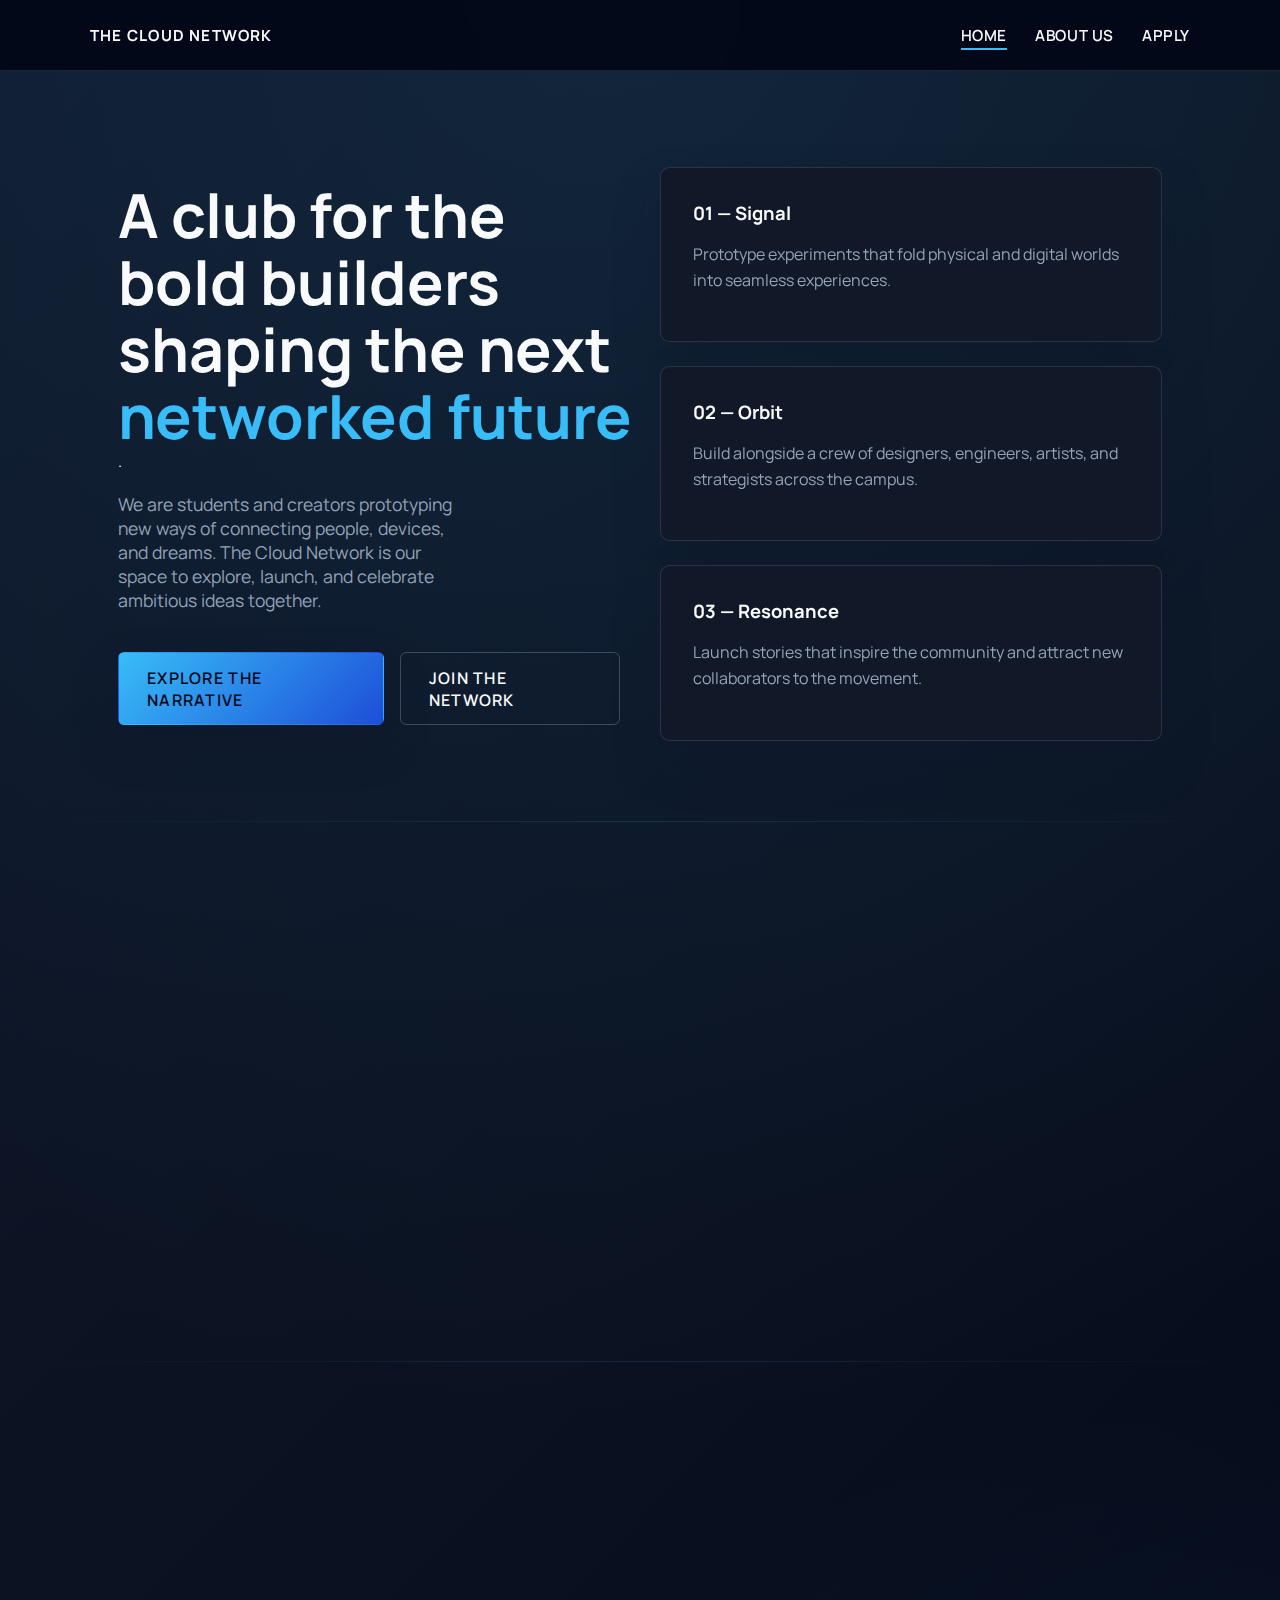
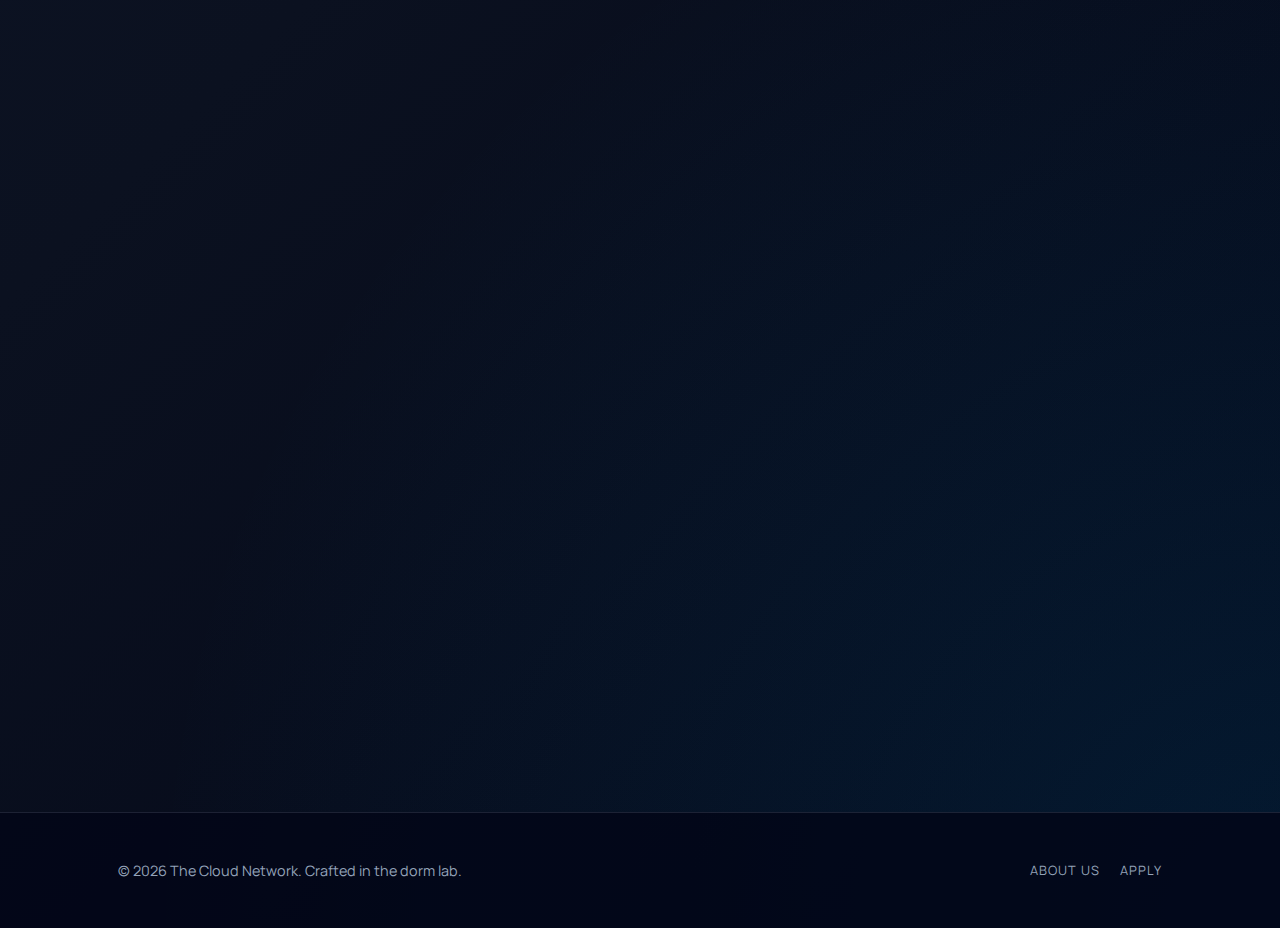
<file: index.html>
<!DOCTYPE html>
<html lang="en">
  <head>
    <meta charset="utf-8" />
    <meta name="viewport" content="width=device-width, initial-scale=1" />
    <title>The Cloud Network</title>
    <meta
      name="description"
      content="The Cloud Network is a community of builders exploring the future of connected experiences."
    />
    <link rel="preconnect" href="https://fonts.googleapis.com" />
    <link rel="preconnect" href="https://fonts.gstatic.com" crossorigin />
    <link
      href="https://fonts.googleapis.com/css2?family=Manrope:wght@400;500;600;700&display=swap"
      rel="stylesheet"
    />
    <link rel="stylesheet" href="assets/css/style.css" />
  </head>
  <body>
    <header class="site-header">
      <div class="wrapper header-inner">
        <a class="brand" href="index.html">The Cloud Network</a>
        <nav class="primary-nav" aria-label="Primary navigation">
          <ul>
            <li><a href="index.html">Home</a></li>
            <li><a href="about.html">About Us</a></li>
            <!-- <li><a href="storyline.html">Storyline</a></li> -->
            <li><a href="apply.html">Apply</a></li>
          </ul>
        </nav>
      </div>
    </header>

    <main>
      <section class="hero" aria-labelledby="hero-title">
        <div class="wrapper hero-grid">
          <div>
            <h1 id="hero-title" class="hero-title" data-animate>
              A club for the bold builders shaping the next
              <span
                class="hero-highlight hero-rotator"
                data-rotator
                data-phrases='["networked future","cloud network","web 3.0","CS department","narrative","pull request"]'
              >
                <span class="hero-rotator__stage" data-rotator-stage>
                  <span class="hero-rotator__face hero-rotator__face--front" data-rotator-current>networked future</span>
                  <span class="hero-rotator__face hero-rotator__face--back" aria-hidden="true" data-rotator-next></span>
                </span>
              </span>
            </h1>
            <!-- Full stop divider: separate element so it doesn't flow with the rotating text -->
            <span class="hero-fullstop" aria-hidden="true" data-animate>.</span>

            <p class="hero-subtitle" data-animate>
              We are students and creators prototyping new ways of connecting people, devices, and dreams. The Cloud
              Network is our space to explore, launch, and celebrate ambitious ideas together.
            </p>
            <div class="hero-actions" data-animate>
              <a class="button" href="assets/pdf/callout.pdf" data-pdf-trigger>Explore the narrative</a>
              <a class="button secondary" href="assets/pdf/callout.pdf" data-pdf-trigger>Join the network</a>
            </div>
          </div>
          <div class="hero-visual" aria-hidden="true">
            <div class="layer-stack">
              <article class="layer-card" data-animate>
                <h2 class="layer-title">01 — Signal</h2>
                <p class="layer-text">Prototype experiments that fold physical and digital worlds into seamless experiences.</p>
              </article>
              <article class="layer-card" data-animate>
                <h2 class="layer-title">02 — Orbit</h2>
                <p class="layer-text">Build alongside a crew of designers, engineers, artists, and strategists across the campus.</p>
              </article>
              <article class="layer-card" data-animate>
                <h2 class="layer-title">03 — Resonance</h2>
                <p class="layer-text">Launch stories that inspire the community and attract new collaborators to the movement.</p>
              </article>
            </div>
          </div>
        </div>
      </section>

      <section class="section" aria-labelledby="section-storyline">
        <div class="section-divider top" aria-hidden="true"></div>
        <div class="wrapper">
          <div class="section-heading">
            <div>
              <h2 id="section-storyline" class="section-title" data-animate>
                The narrative framework guiding The Cloud Network
              </h2>
              <p class="section-subtitle" data-animate>
                Our storyline keeps us focused on purposeful impact. Each chapter pushes us to design with clarity,
                curiosity, and intention.
              </p>
            </div>
            <a class="button secondary" href="storyline.html" data-animate style="display: none">Read the full story</a>
          </div>

          <div class="storyline-grid">
            <article class="story-card" data-step="Chapter 01" data-animate>
              <h3>Spark the signal</h3>
              <p>Gather the club’s founding team, define the manifesto, and identify the experiments we’re obsessed with.</p>
            </article>
            <article class="story-card" data-step="Chapter 02" data-animate>
              <h3>Activate the playground</h3>
              <p>Prototype fast, share often, and build rituals that accelerate learning across disciplines.</p>
            </article>
            <article class="story-card" data-step="Chapter 03" data-animate>
              <h3>Launch the broadcast</h3>
              <p>Open up the network to campus, publish our projects, and invite partners into the narrative.</p>
            </article>
          </div>
        </div>
        <div class="section-divider bottom" aria-hidden="true"></div>
      </section>

      <section class="section" aria-labelledby="section-ready">
        <div class="wrapper">
          <aside class="callout callout-centered" data-animate>
            <h2 id="section-ready" class="section-title">Ready to plug into the network?</h2>
            <p>
              Applications open this semester. We review interest forms weekly and invite a select crew for interviews and
              build sessions.
            </p>
            <div class="callout-actions">
              <a class="button" href="assets/pdf/callout.pdf" data-pdf-trigger>Learn How</a>
            </div>
          </aside>
          <!-- Creative Piece of Animation block (matches callout style) -->
          <aside class="callout callout-centered" data-animate style="margin-top:1.5rem">
            <h2 class="section-title">Creative Piece of Animation</h2>
            <p>
              Created by our head of animations @ <a href="https://www.youtube.com/@purple-blaze" target="_blank" rel="noopener noreferrer">Blaise Moody</a>
            </p>
              <div class="callout-actions" style="margin-top:1rem">
              <div class="video-wrapper" style="width:100%;max-width:1127px;"> 
                <iframe
                      src="https://www.youtube.com/embed/ZfWOq-X9Z38"
                  title="Creative piece placeholder"
                  width="100%"
                  height="360"
                  loading="lazy"
                  allow="accelerometer; autoplay; clipboard-write; encrypted-media; gyroscope; picture-in-picture"
                  allowfullscreen
                  style="border:0;border-radius:8px;overflow:hidden"
                ></iframe>
              </div>
            </div>
          </aside>
        </div>
      </section>
    </main>

    <footer class="site-footer">
      <div class="wrapper footer-inner">
        <span>&copy; <span id="year">2024</span> The Cloud Network. Crafted in the dorm lab.</span>
        <nav class="footer-nav" aria-label="Footer navigation">
          <a href="about.html">About Us</a>
          <!-- <a href="storyline.html">Storyline</a> -->
          <a href="apply.html">Apply</a>
        </nav>
      </div>
    </footer>

    <div class="pdf-overlay" data-pdf-overlay data-pdf-src="assets/pdf/callout.pdf" hidden>
      <div class="pdf-modal" role="dialog" aria-modal="true" aria-labelledby="pdf-modal-title">
        <div class="pdf-frame-wrapper">
          <header class="pdf-modal-header">
            <h2 id="pdf-modal-title">Callout Details</h2>
            <button type="button" class="pdf-close" data-pdf-close aria-label="Close dialog">×</button>
          </header>
          <div class="pdf-poster">
            <iframe
              src=""
              title="Callout information"
              data-pdf-frame
              loading="lazy"
              aria-label="Embedded callout details PDF"
            ></iframe>
          </div>
        </div>
      </div>
    </div>

    <script>
      document.getElementById("year").textContent = new Date().getFullYear();
    </script>
    <script src="assets/js/main.js" defer></script>
  </body>
</html>
</file>
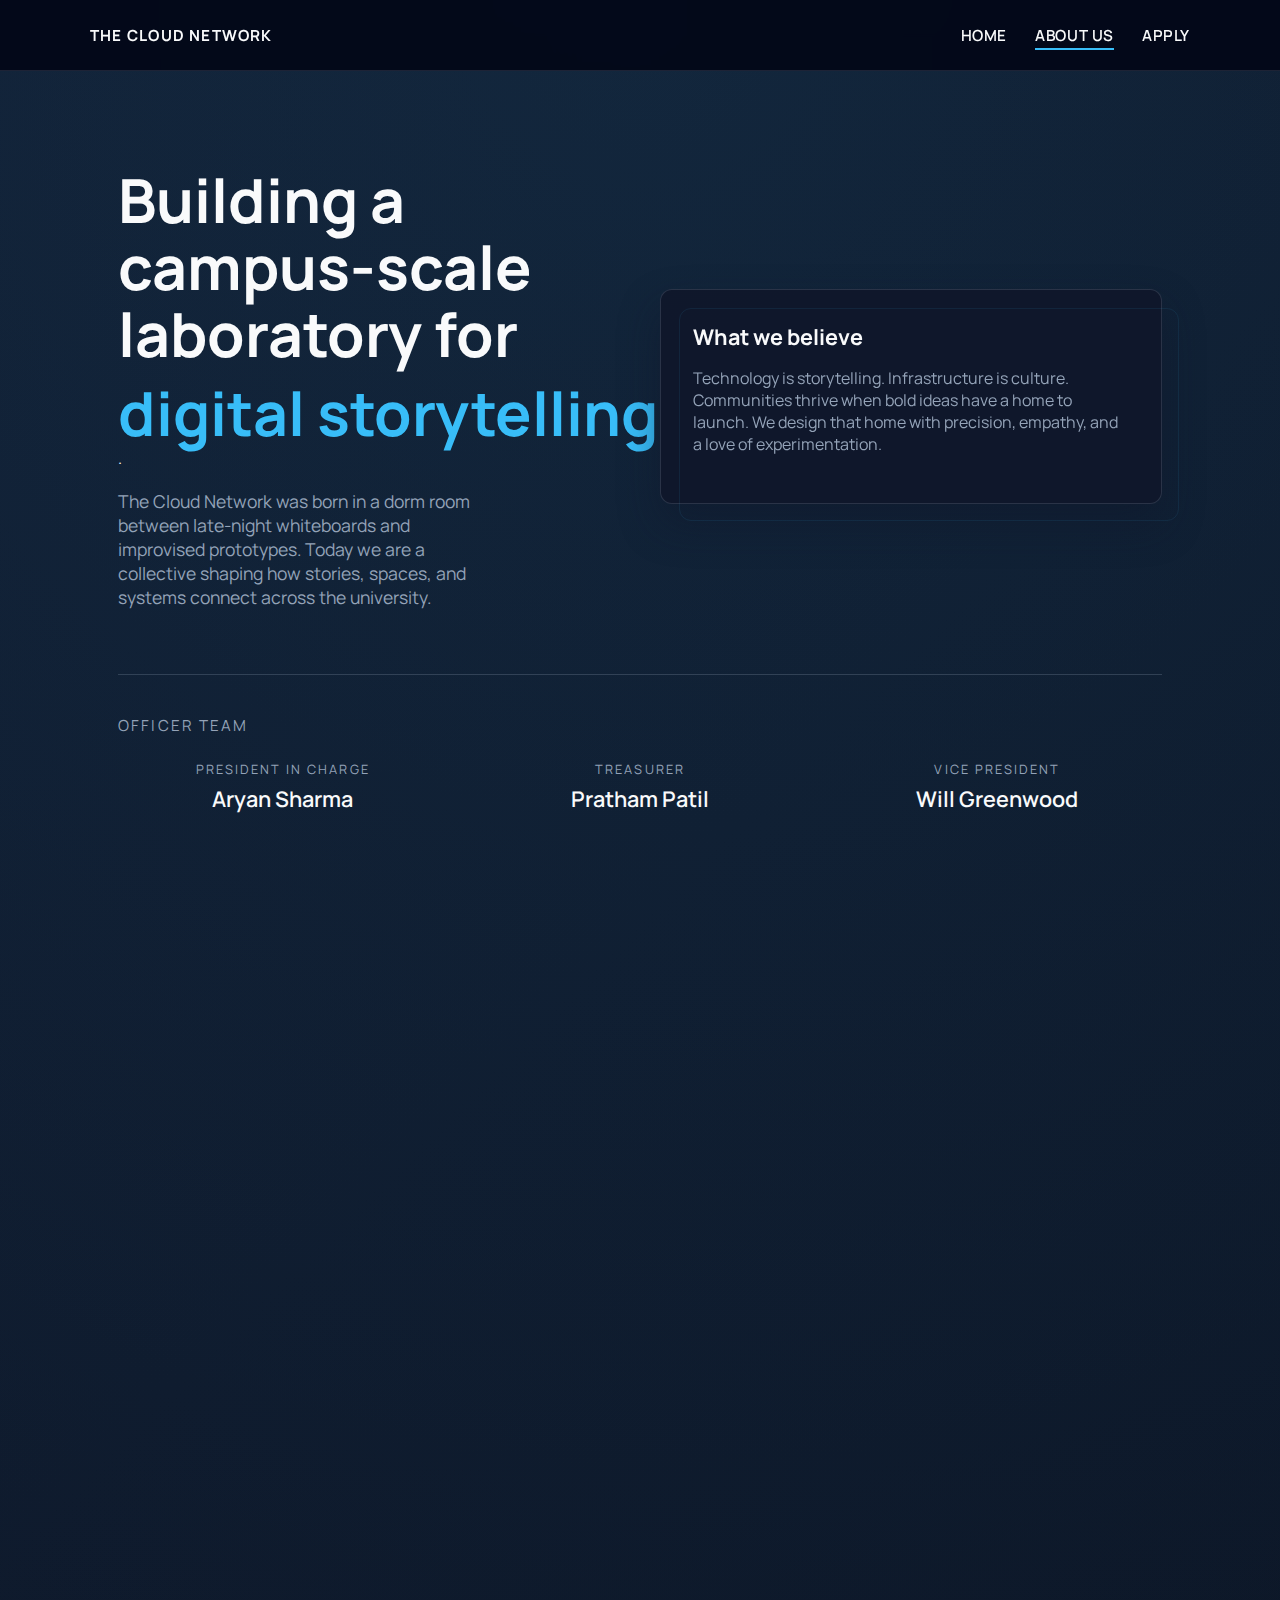
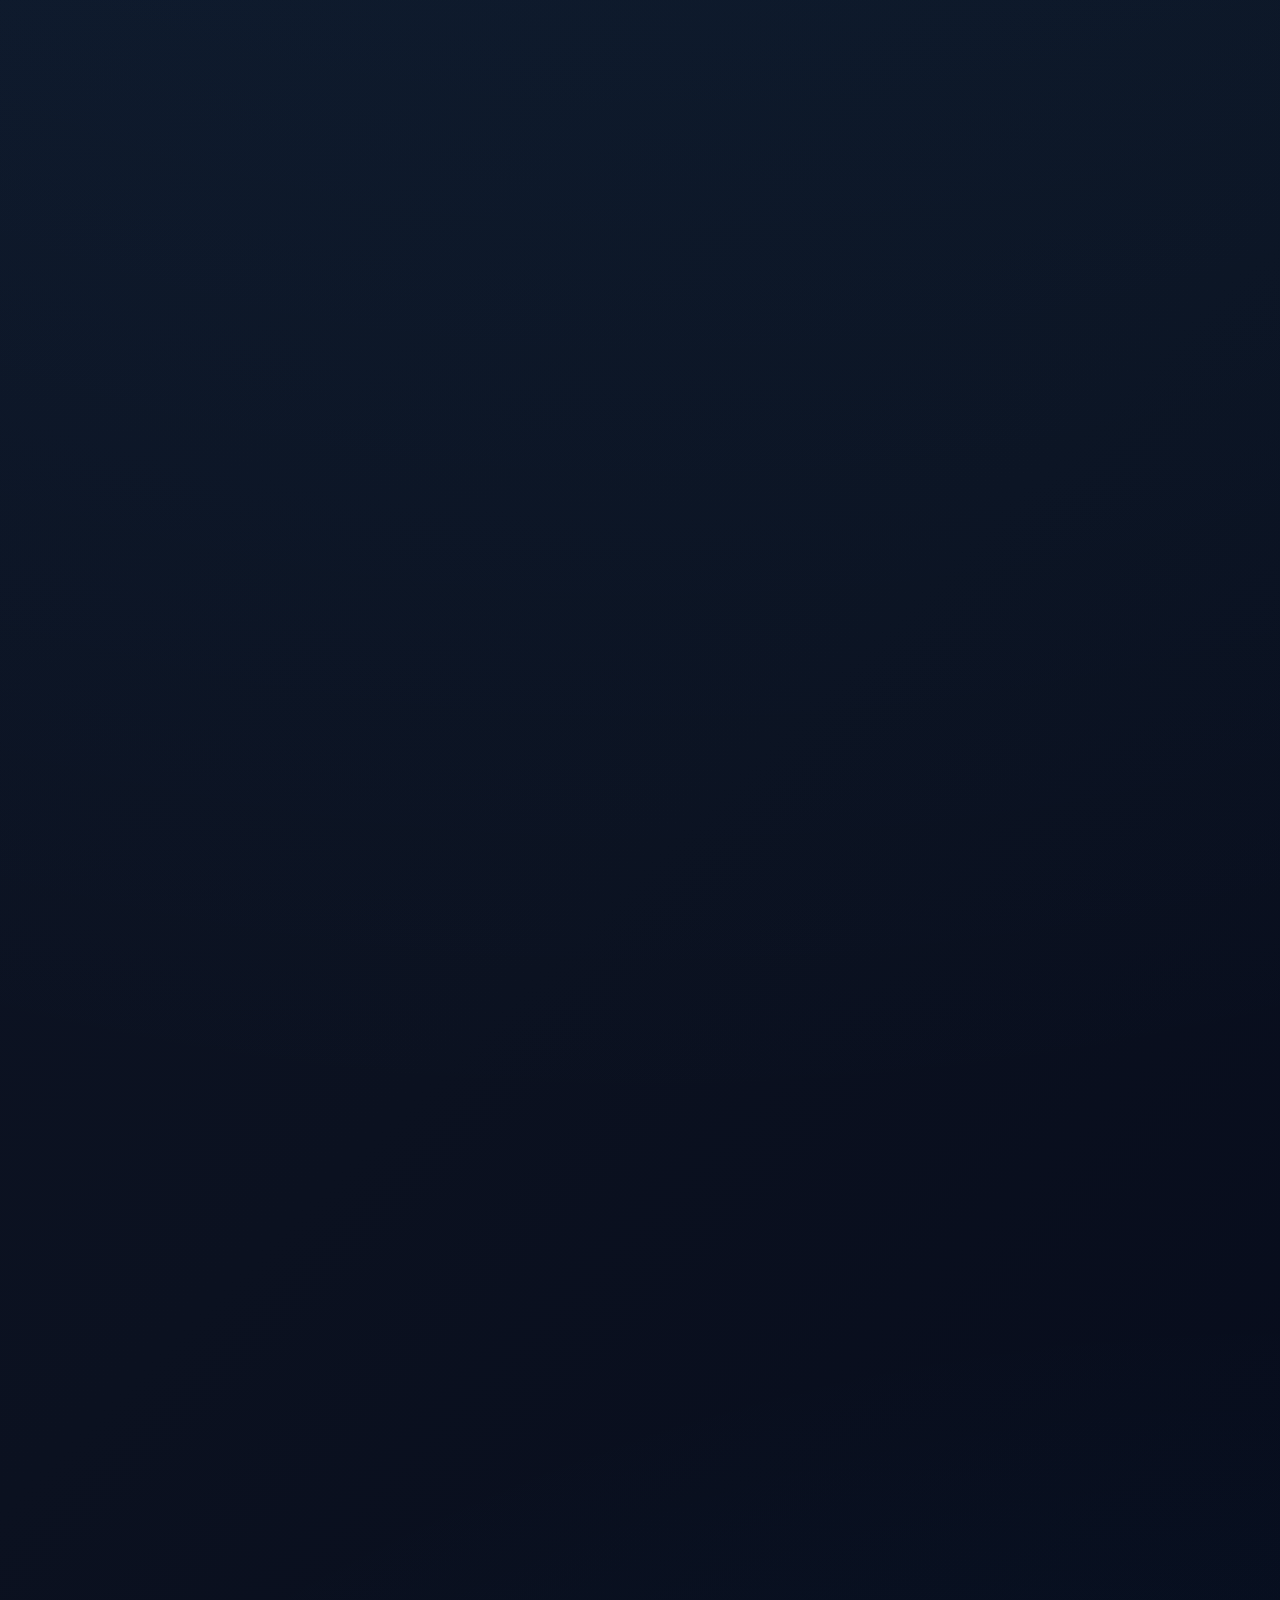
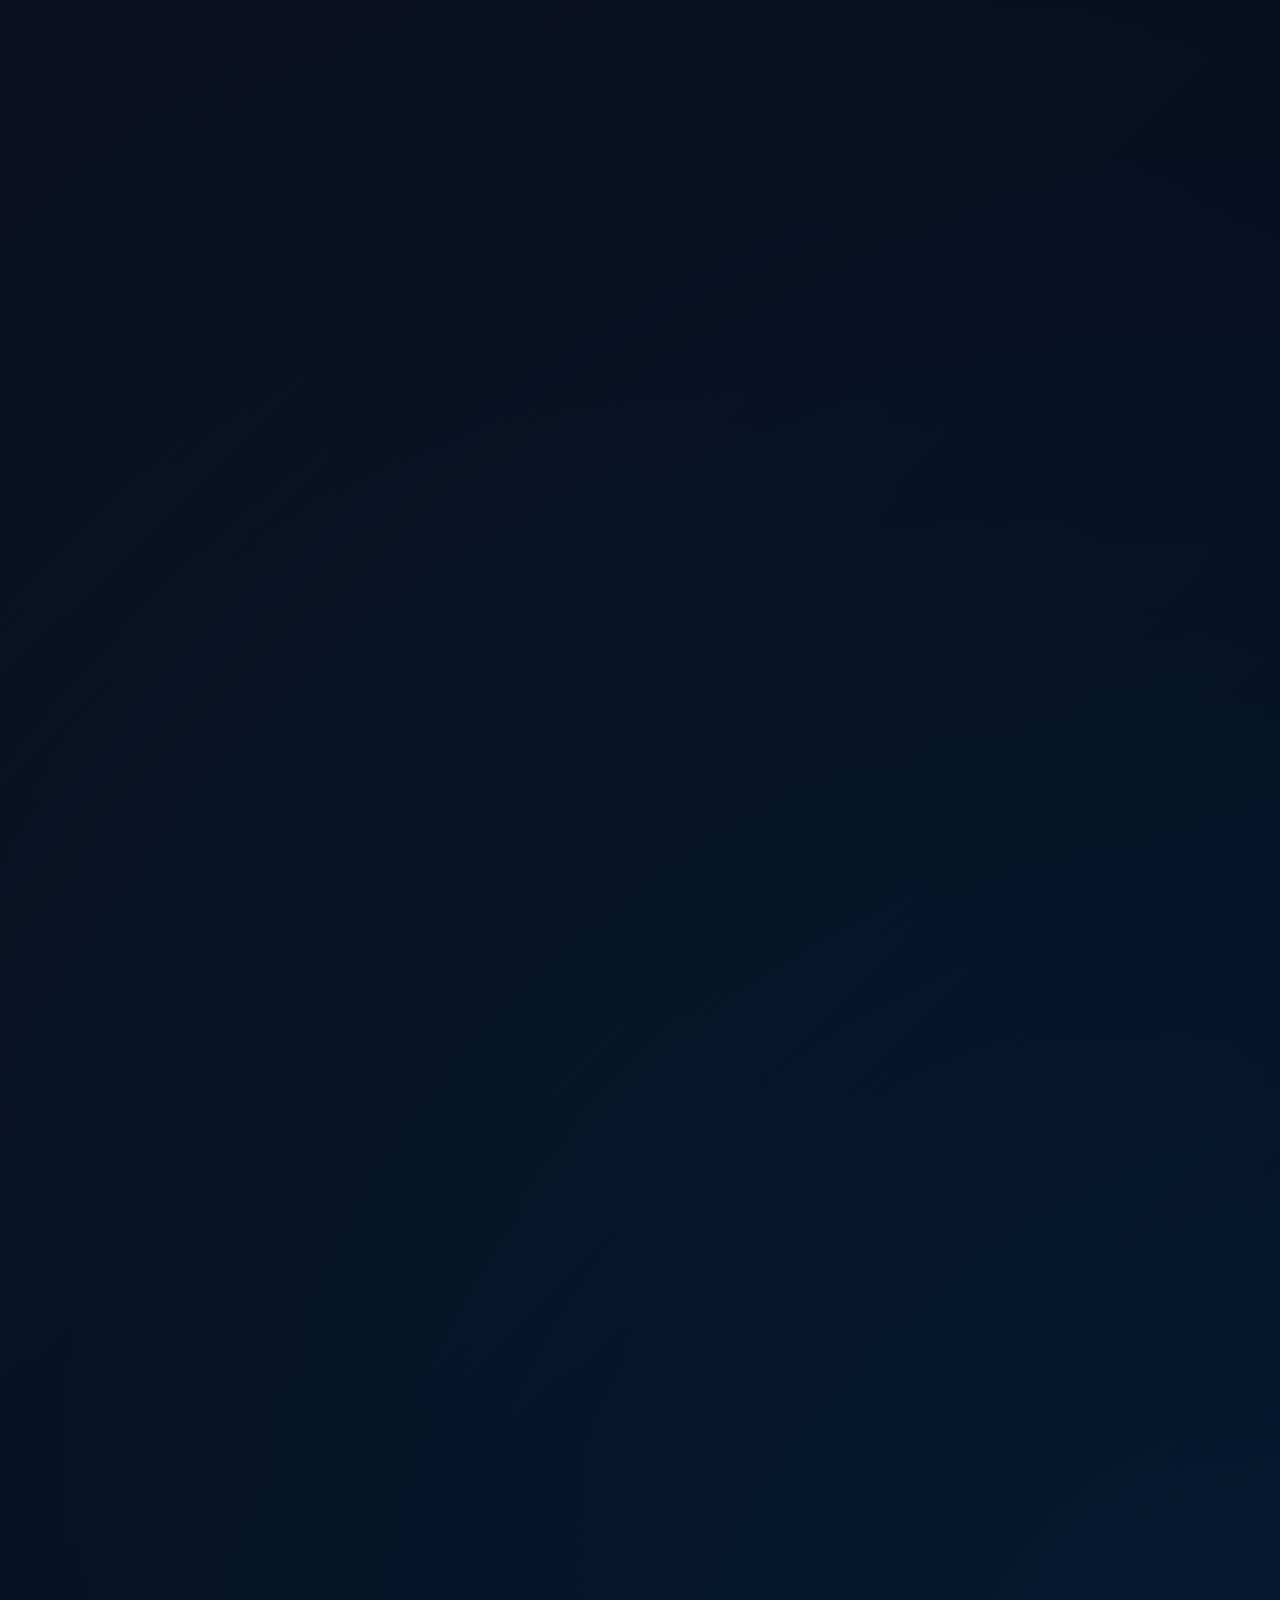
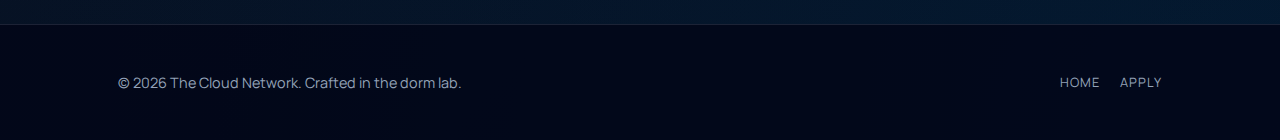
<file: about.html>
<!DOCTYPE html>
<html lang="en">
  <head>
    <meta charset="utf-8" />
    <meta name="viewport" content="width=device-width, initial-scale=1" />
    <title>About Us &mdash; The Cloud Network</title>
    <meta
      name="description"
      content="Learn about The Cloud Network, the student-built collective exploring the future of connected experiences."
    />
    <link rel="preconnect" href="https://fonts.googleapis.com" />
    <link rel="preconnect" href="https://fonts.gstatic.com" crossorigin />
    <link
      href="https://fonts.googleapis.com/css2?family=Manrope:wght@400;500;600;700&display=swap"
      rel="stylesheet"
    />
    <link rel="stylesheet" href="assets/css/style.css" />
  </head>
  <body>
    <header class="site-header">
      <div class="wrapper header-inner">
        <a class="brand" href="index.html">The Cloud Network</a>
        <nav class="primary-nav" aria-label="Primary navigation">
          <ul>
            <li><a href="index.html">Home</a></li>
            <li><a href="about.html">About Us</a></li>
            <!-- <li><a href="storyline.html">Storyline</a></li> -->
            <li><a href="apply.html">Apply</a></li>
          </ul>
        </nav>
      </div>
    </header>

    <main>
      <section class="hero" aria-labelledby="about-title">
        <div class="wrapper hero-grid">
          <div>
            <div>
            <h1 id="about-title" class="hero-title" data-animate>
              Building a campus-scale laboratory for
              <span class="hero-rotator-container">
                <span
                  class="hero-highlight hero-rotator"
                  data-rotator
                  data-phrases='["collaborative innovation","connected experiences","digital storytelling","interactive systems","immersive design"]'
                >
                  <span class="hero-rotator__stage" data-rotator-stage>
                    <span class="hero-rotator__face hero-rotator__face--front" data-rotator-current>digital storytelling</span>
                    <span class="hero-rotator__face hero-rotator__face--back" aria-hidden="true" data-rotator-next></span>
                  </span>
                </span>
              </span>
            </h1>
            </div>

            <!-- Full stop divider (keeps visual parity with index/apply pages) -->
            <span class="hero-fullstop" aria-hidden="true" data-animate>.</span>
            <p class="hero-subtitle" data-animate>
              The Cloud Network was born in a dorm room between late-night whiteboards and improvised prototypes. Today we
              are a collective shaping how stories, spaces, and systems connect across the university.
            </p>
          </div>
          <div class="offset-panel" data-animate>
            <h2 class="section-title" style="font-size: 1.35rem">What we believe</h2>
            <p class="text-muted">
              Technology is storytelling. Infrastructure is culture. Communities thrive when bold ideas have a home to
              launch. We design that home with precision, empathy, and a love of experimentation.
            </p>
          </div>
        </div>
        <div class="wrapper">
          <div class="officer-details" data-animate>
            <p class="officer-heading">Officer Team</p>
            <dl class="officer-list">
              <div class="officer-list-item">
                <dt>President in Charge</dt>
                <dd>Aryan Sharma</dd>
              </div>
              <div class="officer-list-item">
                <dt>Treasurer</dt>
                <dd>Pratham Patil</dd>
              </div>
              <div class="officer-list-item">
                <dt>Vice President</dt>
                <dd>Will Greenwood</dd>
              </div>
            </dl>
          </div>
        </div>
      </section>

      <section class="section" aria-labelledby="team-structure">
        <div class="wrapper">
          <div class="section-heading">
            <div>
              <h2 id="team-structure" class="section-title" data-animate="">The crew</h2>
              <p class="section-subtitle" data-animate>
                A multidisciplinary team that spans engineering, design, product strategy, and storytelling. We operate in
                focused squads but align around a shared narrative.
              </p>
            </div>
            <a class="button secondary" href="apply.html" data-animate>Join a squad</a>
          </div>

          <div class="metrics-grid" data-animate>
            <article class="metric-card">
              <strong>Systems</strong>
              <span>Edge cloud, automation, real-time collaboration</span>
            </article>
            <article class="metric-card">
              <strong>Design</strong>
              <span>Spatial storytelling, interaction, brand geometry</span>
            </article>
            <article class="metric-card">
              <strong>Ops</strong>
              <span>Programming, partnerships, live experiences</span>
            </article>
            <article class="metric-card">
              <strong>Media</strong>
              <span>Documenting builds, publishing, community signal</span>
            </article>
          </div>
        </div>
      </section>

      <section class="section" aria-labelledby="section-approach">
        <div class="wrapper split-layout">
          <article class="layer-card" data-animate>
            <h2 id="section-approach" class="section-title" style="font-size: 1.65rem">Our approach</h2>
            <p class="text-muted">
              We mix rigorous research with playful prototyping. Every project travels through a loop of inspiration,
              formation, and launch, ensuring that the narrative stays sharp from concept to showcase.
            </p>
            <div class="storyline-grid grid-gap-large" style="margin-top: 2rem">
              <section class="story-card" data-step="Phase 01">
                <h3>Inception Labs</h3>
                <p>Curated prompts and micro-sprints to locate the tension worth solving.</p>
              </section>
              <section class="story-card" data-step="Phase 02">
                <h3>Build Rooms</h3>
                <p>Project squads layer systems, interactions, and narratives into polished demos.</p>
              </section>
              <section class="story-card" data-step="Phase 03">
                <h3>Signal Launches</h3>
                <p>We premiere work through interactive showcases, publications, and campus events.</p>
              </section>
            </div>
          </article>
          <aside class="callout" data-animate>
            <h3>Operating Principles</h3>
            <p>We guide decisions through a set of simple prompts:</p>
            <ul class="text-muted" style="margin-top: 1rem; line-height: 1.7">
              <li>Does this deepen the narrative?</li>
              <li>Are we designing for clarity and inclusion?</li>
              <li>Can we ship a prototype within the sprint?</li>
              <li>Who else could co-create this with us?</li>
            </ul>
          </aside>
        </div>
      </section>

      <section class="section" aria-labelledby="resources">
        <div class="wrapper">
          <div class="section-heading">
            <div>
              <h2 id="resources" class="section-title" data-animate="">Resources &amp; infrastructure</h2>
              <p class="section-subtitle" data-animate>
                We operate from the dorm lab and a rotating set of pop-up spaces across campus. Each is equipped with the
                tools to fabricate, test, and broadcast.
              </p>
            </div>
          </div>
          <div class="resources-grid">
            <article class="resource-card" data-animate>
              <h4>Hardware Lab</h4>
              <p>Edge compute nodes, sensor kits, and fabrication tools for rapid prototyping.</p>
            </article>
            <article class="resource-card" data-animate>
              <h4>Studio Deck</h4>
              <p>Modular lighting, capture rigs, and motion graphics workflows for storytelling.</p>
            </article>
            <article class="resource-card" data-animate>
              <h4>Strategy War Room</h4>
              <p>Weekly sessions dedicated to roadmapping, funding, and partnership design.</p>
            </article>
          </div>
        </div>
      </section>

      <section class="section team-section" aria-labelledby="meet-team">
        <div class="wrapper">
          <div class="section-heading">
            <div>
              <h2 id="meet-team" class="section-title" data-animate>Meet the team</h2>
              <p class="section-subtitle" data-animate>
                From the officers orchestrating the network to the members building future experiences, each person shapes
                the lab with their craft and curiosity.
              </p>
            </div>
          </div>

          <div class="team-group" data-animate>
            <h3 class="team-group-title">Leadership</h3>
            <div class="team-grid team-grid-leadership">
              <!-- Leadership cards use an overlay treatment to create the required fade without introducing a new component. -->
              <article class="team-card team-card-leader" tabindex="0">
                <div class="team-image" style="--portrait: url('/assets/Images/President.png');">
                  <img src="assets/Images/President.png" alt="Portrait of Aryan Sharma, President in Charge of The Cloud Network" />
                  <div class="team-card-info">
                    <p class="team-role">President in Charge</p>
                    <p class="team-name">Aryan Sharma</p>
                  </div>
                </div>
              </article>
              <article class="team-card team-card-leader" tabindex="0">
                <div class="team-image" style="--portrait: url('/assets/Images/PrathamPatil.svg');">
                  <img src="assets/Images/PrathamPatil.png" alt="Portrait of Pratham Patil, Treasurer of The Cloud Network" />
                  <div class="team-card-info">
                    <p class="team-role">Treasurer</p>
                    <p class="team-name">Pratham Patil</p>
                  </div>
                </div>
              </article>
              <article class="team-card team-card-leader" tabindex="0">
                <div class="team-image" style="--portrait: url('/assets/Images/WillGreenwood.svg');">
                  <img src="assets/Images/WillGreenwood.png" alt="Portrait of Will Greenwood, Vice President of The Cloud Network" />
                  <div class="team-card-info">
                    <p class="team-role">Vice President</p>
                    <p class="team-name">Will Greenwood</p>
                  </div>
                </div>
              </article>
            </div>
          </div>

          <div class="team-group" data-animate>
            <h3 class="team-group-title">Members</h3>
            <div class="team-subsections">
              <section class="team-subsection" aria-labelledby="web-development-team">
                <div>
                  <h4 id="web-development-team" class="team-subsection-title">Web Development Team</h4>
                  <p class="team-subsection-description">
                    Engineers who orchestrate our connected experiences, from edge-ready systems to polished interfaces.
                  </p>
                </div>
                <div class="team-grid team-grid-members">
                  <article class="team-card" tabindex="0">
                    <div class="team-image">
                      <img src="assets/Images/WillGreenwood.png" alt="Portrait of Will Greenwood, Lead Frontend Engineer" />
                    </div>
                    <div class="team-card-body">
                      <p class="team-role">Lead Frontend Engineer</p>
                      <p class="team-name">Will Greenwood</p>
                    </div>
                  </article>
                  <article class="team-card" tabindex="0">
                    <div class="team-image">
                      <img src="assets/Images/President.png" alt="Portrait of Aryan Sharma, Platform Architect" />
                    </div>
                    <div class="team-card-body">
                      <p class="team-role">Platform Architect</p>
                      <p class="team-name">Aryan Sharma</p>
                    </div>
                  </article>
                  <article class="team-card" tabindex="0">
                    <div class="team-image">
                      <img src="assets/Images/SahilJain.png" alt="Portrait of Sahil Jain, UI Engineer" />
                    </div>
                    <div class="team-card-body">
                      <p class="team-role">UI Engineer</p>
                      <p class="team-name">Sahil Jain</p>
                    </div>
                  </article>
                  <article class="team-card" tabindex="0">
                    <div class="team-image">
                      <img src="assets/Images/ShoyoKo.png" alt="Portrait of Shoyo Ko, DevOps Specialist" />
                    </div>
                    <div class="team-card-body">
                      <p class="team-role">DevOps Specialist</p>
                      <p class="team-name">Shoyo Ko</p>
                    </div>
                  </article>
                </div>
              </section>

              <section class="team-subsection" aria-labelledby="marketing-team">
                <div>
                  <h4 id="marketing-team" class="team-subsection-title">Marketing Team</h4>
                  <p class="team-subsection-description">
                    Story shapers who make every launch feel cinematic and ensure the campus knows what we are building.
                  </p>
                </div>
                <div class="team-grid team-grid-members">
                  <article class="team-card" tabindex="0">
                    <div class="team-image">
                      <img src="assets/Images/BlaiseMoody.png" alt="Placeholder portrait representing Blaise Moody, Head of Animations" />
                    </div>
                    <div class="team-card-body">
                      <p class="team-role">Head of Animations</p>
                      <p class="team-name">Blaise Moody</p>
                    </div>
                  </article>
                  <article class="team-card" tabindex="0">
                    <div class="team-image">
                      <img src="assets/Images/AindriSingh.png" alt="Portrait of Aindri Singh, Campaign Director" />
                    </div>
                    <div class="team-card-body">
                      <p class="team-role">Campaign Director</p>
                      <p class="team-name">Aindri Singh</p>
                    </div>
                  </article>
                  <article class="team-card" tabindex="0">
                    <div class="team-image">
                      <img src="assets/Images/PrathamPatil.png" alt="Portrait of Pratham Patil, Growth Strategist" />
                    </div>
                    <div class="team-card-body">
                      <p class="team-role">Growth Strategist</p>
                      <p class="team-name">Pratham Patil</p>
                    </div>
                  </article>
                  <article class="team-card" tabindex="0">
                    <div class="team-image">
                      <img src="assets/Images/KabirT.png" alt="Portrait of Kabir Takhtar, Brand Storyteller" />
                    </div>
                    <div class="team-card-body">
                      <p class="team-role">Brand Storyteller</p>
                      <p class="team-name">Kabir Takhtar</p>
                    </div>
                  </article>
                </div>
              </section>

              <!-- BEGIN: General Members (temporarily disabled)
              <section class="team-subsection" aria-labelledby="general-members">
                <div>
                  <h4 id="general-members" class="team-subsection-title">General Members</h4>
                  <p class="team-subsection-description">
                    Experimenters across disciplines who prototype, test, and expand our ideas into lived experiences.
                  </p>
                </div>
                <div class="team-grid team-grid-members">
                  <article class="team-card" tabindex="0">
                    <div class="team-image">
                      <img src="assets/Images/members/general-ivy.svg" alt="Portrait illustration of Ivy Kwon, Experience Designer" />
                    </div>
                    <div class="team-card-body">
                      <p class="team-role">Experience Designer</p>
                      <p class="team-name">Ivy Kwon</p>
                    </div>
                  </article>
                  <article class="team-card" tabindex="0">
                    <div class="team-image">
                      <img src="assets/Images/members/general-mason.svg" alt="Portrait illustration of Mason Reed, Prototype Engineer" />
                    </div>
                    <div class="team-card-body">
                      <p class="team-role">Prototype Engineer</p>
                      <p class="team-name">Mason Reed</p>
                    </div>
                  </article>
                  <article class="team-card" tabindex="0">
                    <div class="team-image">
                      <img src="assets/Images/members/general-yara.svg" alt="Portrait illustration of Yara Al-Hassan, XR Researcher" />
                    </div>
                    <div class="team-card-body">
                      <p class="team-role">XR Researcher</p>
                      <p class="team-name">Yara Al-Hassan</p>
                    </div>
                  </article>
                  <article class="team-card" tabindex="0">
                    <div class="team-image">
                      <img src="assets/Images/members/general-niko.svg" alt="Portrait illustration of Niko Alvarez, Operations Producer" />
                    </div>
                    <div class="team-card-body">
                      <p class="team-role">Operations Producer</p>
                      <p class="team-name">Niko Alvarez</p>
                    </div>
                  </article>
                  <article class="team-card" tabindex="0">
                    <div class="team-image">
                      <img src="assets/Images/members/general-sky.svg" alt="Portrait illustration of Sky Johnson, Interaction Analyst" />
                    </div>
                    <div class="team-card-body">
                      <p class="team-role">Interaction Analyst</p>
                      <p class="team-name">Sky Johnson</p>
                    </div>
                  </article>
                </div>
              </section>
              END: General Members -->
            </div>
          </div>
        </div>
      </section>
    </main>

    <footer class="site-footer">
      <div class="wrapper footer-inner">
        <span>&copy; <span id="year">2024</span> The Cloud Network. Crafted in the dorm lab.</span>
        <nav class="footer-nav" aria-label="Footer navigation">
          <a href="index.html">Home</a>
          <!-- <a href="storyline.html">Storyline</a> -->
          <a href="apply.html">Apply</a>
        </nav>
      </div>
    </footer>

    <script>
      document.getElementById("year").textContent = new Date().getFullYear();
    </script>
    <script src="assets/js/main.js" defer></script>
  </body>
</html>
</file>
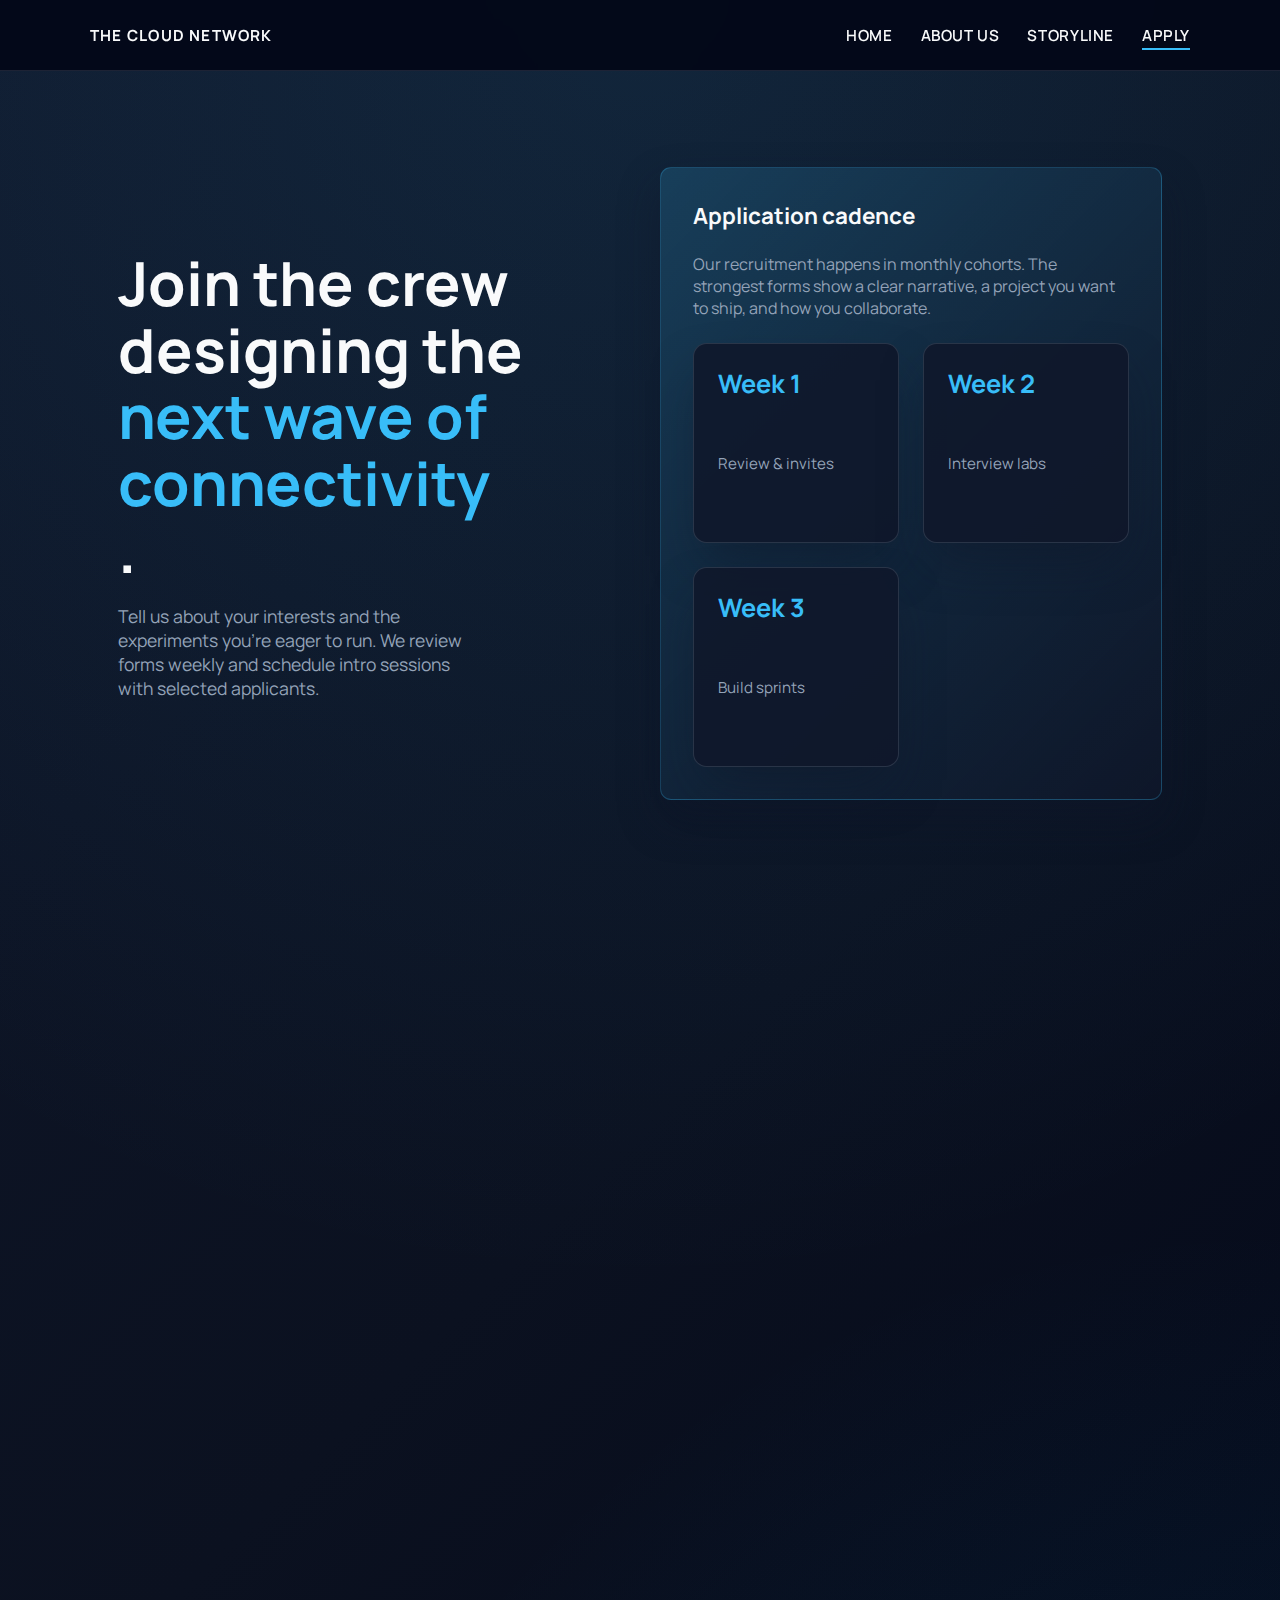
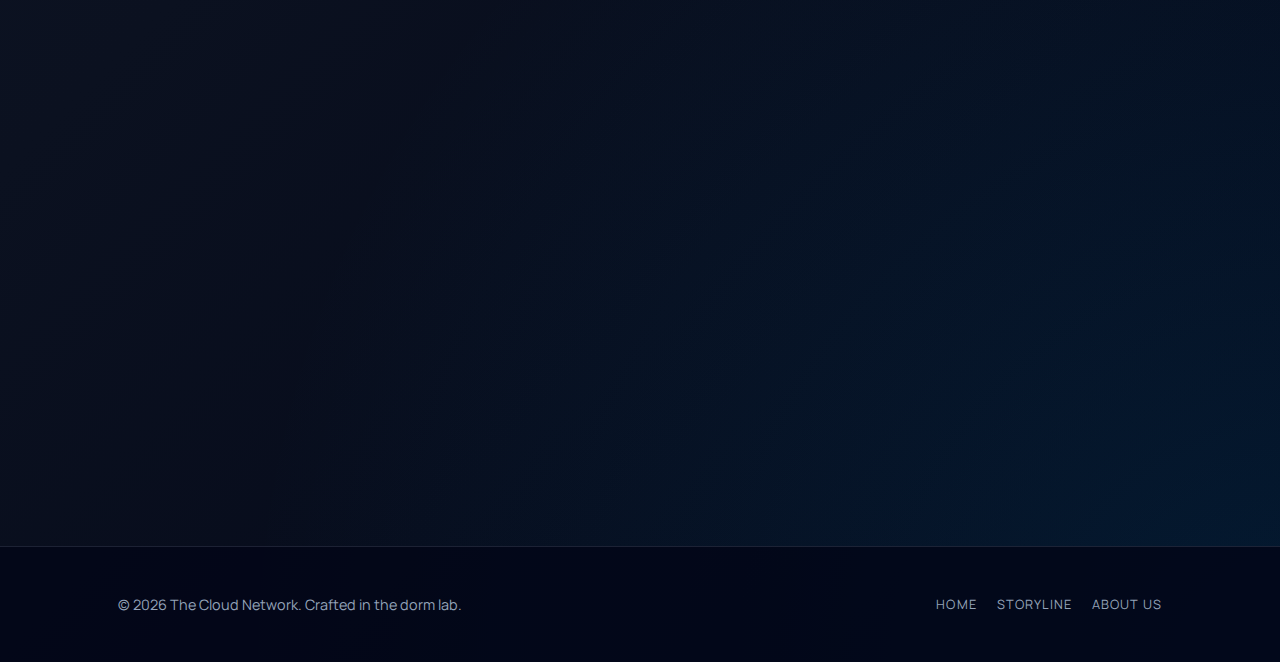
<file: apply.html>
<!DOCTYPE html>
<html lang="en">
  <head>
    <meta charset="utf-8" />
    <meta name="viewport" content="width=device-width, initial-scale=1" />
    <title>Apply &mdash; The Cloud Network</title>
    <meta
      name="description"
      content="Apply to The Cloud Network and join a community of bold builders prototyping the future of connected experiences."
    />
    <link rel="preconnect" href="https://fonts.googleapis.com" />
    <link rel="preconnect" href="https://fonts.gstatic.com" crossorigin />
    <link
      href="https://fonts.googleapis.com/css2?family=Manrope:wght@400;500;600;700&display=swap"
      rel="stylesheet"
    />
    <link rel="stylesheet" href="assets/css/style.css" />
  </head>
  <body>
    <header class="site-header">
      <div class="wrapper header-inner">
        <a class="brand" href="index.html">The Cloud Network</a>
        <nav class="primary-nav" aria-label="Primary navigation">
          <ul>
            <li><a href="index.html">Home</a></li>
            <li><a href="about.html">About Us</a></li>
            <li><a href="storyline.html">Storyline</a></li>
            <li><a href="apply.html">Apply</a></li>
          </ul>
        </nav>
      </div>
    </header>

    <main>
      <section class="hero" aria-labelledby="apply-title">
        <div class="wrapper hero-grid">
          <div>
            <h1 id="apply-title" class="hero-title" data-animate>
              Join the crew designing the <span class="hero-highlight">next wave of connectivity</span>.
            </h1>
            <p class="hero-subtitle" data-animate>
              Tell us about your interests and the experiments you’re eager to run. We review forms weekly and schedule
              intro sessions with selected applicants.
            </p>
          </div>
          <aside class="callout" data-animate>
            <h3>Application cadence</h3>
            <p class="text-muted">
              Our recruitment happens in monthly cohorts. The strongest forms show a clear narrative, a project you want
              to ship, and how you collaborate.
            </p>
            <div style="margin-top: 1.5rem">
              <div class="metrics-grid">
                <div class="metric-card">
                  <strong>Week 1</strong>
                  <span>Review &amp; invites</span>
                </div>
                <div class="metric-card">
                  <strong>Week 2</strong>
                  <span>Interview labs</span>
                </div>
                <div class="metric-card">
                  <strong>Week 3</strong>
                  <span>Build sprints</span>
                </div>
              </div>
            </div>
          </aside>
        </div>
      </section>

      <section class="section" aria-labelledby="application-form">
        <div class="wrapper split-layout">
          <article>
            <h2 id="application-form" class="section-title" data-animate>Application form</h2>
            <p class="text-muted" data-animate>
              This is an interest form. We’ll follow up with next steps and a build challenge if it feels like a fit. All
              fields are required so we can learn how you think and collaborate.
            </p>
            <form class="form-card" data-mock-submit data-animate>
              <div class="form-grid">
                <div>
                  <label for="name">Full name</label>
                  <input id="name" name="name" type="text" placeholder="Jordan Rivera" required />
                </div>
                <div>
                  <label for="email">Email</label>
                  <input id="email" name="email" type="email" placeholder="you@cloud.network" required />
                </div>
                <div>
                  <label for="portfolio">Portfolio or project link</label>
                  <input id="portfolio" name="portfolio" type="url" placeholder="https://" required />
                </div>
                <div>
                  <label for="focus">Focus area</label>
                  <select id="focus" name="focus" required>
                    <option value="" disabled selected>Select one</option>
                    <option value="systems">Systems &amp; engineering</option>
                    <option value="design">Design &amp; interaction</option>
                    <option value="media">Media &amp; storytelling</option>
                    <option value="ops">Operations &amp; partnerships</option>
                  </select>
                </div>
              </div>
              <div style="margin-top: 1.5rem">
                <label for="why">What are you excited to build with us?</label>
                <textarea id="why" name="why" placeholder="Sketch your narrative..." required></textarea>
              </div>
              <div style="margin-top: 1.5rem">
                <label for="availability">Availability</label>
                <textarea
                  id="availability"
                  name="availability"
                  placeholder="Let us know your semester schedule or constraints."
                  required
                ></textarea>
              </div>
              <div style="margin-top: 2rem; display: flex; align-items: center; gap: 1.5rem">
                <button class="button" type="submit">Submit Application</button>
                <span class="text-muted" data-form-feedback aria-live="polite"></span>
              </div>
            </form>
          </article>
          <aside class="layer-card" data-animate>
            <h3 style="margin-top: 0">What happens next</h3>
            <ol class="text-muted" style="line-height: 1.8; padding-left: 1.25rem">
              <li>We review your form within a week.</li>
              <li>You’ll receive a short creative challenge.</li>
              <li>We pair you with a squad for a live build session.</li>
              <li>Final invites go out the same week.</li>
            </ol>
            <div class="callout" style="margin-top: 2rem">
              <h3 style="margin-top: 0">Need a preview?</h3>
              <p class="text-muted">
                Attend one of our open studio nights. You can shadow a sprint, meet the crew, and see if the energy matches
                your goals.
              </p>
              <a class="button secondary" href="about.html" style="margin-top: 1.5rem">Explore the studio</a>
            </div>
          </aside>
        </div>
      </section>
    </main>

    <footer class="site-footer">
      <div class="wrapper footer-inner">
        <span>&copy; <span id="year">2024</span> The Cloud Network. Crafted in the dorm lab.</span>
        <nav class="footer-nav" aria-label="Footer navigation">
          <a href="index.html">Home</a>
          <a href="storyline.html">Storyline</a>
          <a href="about.html">About Us</a>
        </nav>
      </div>
    </footer>

    <script>
      document.getElementById("year").textContent = new Date().getFullYear();
    </script>
    <script src="assets/js/main.js" defer></script>
  </body>
</html>
</file>
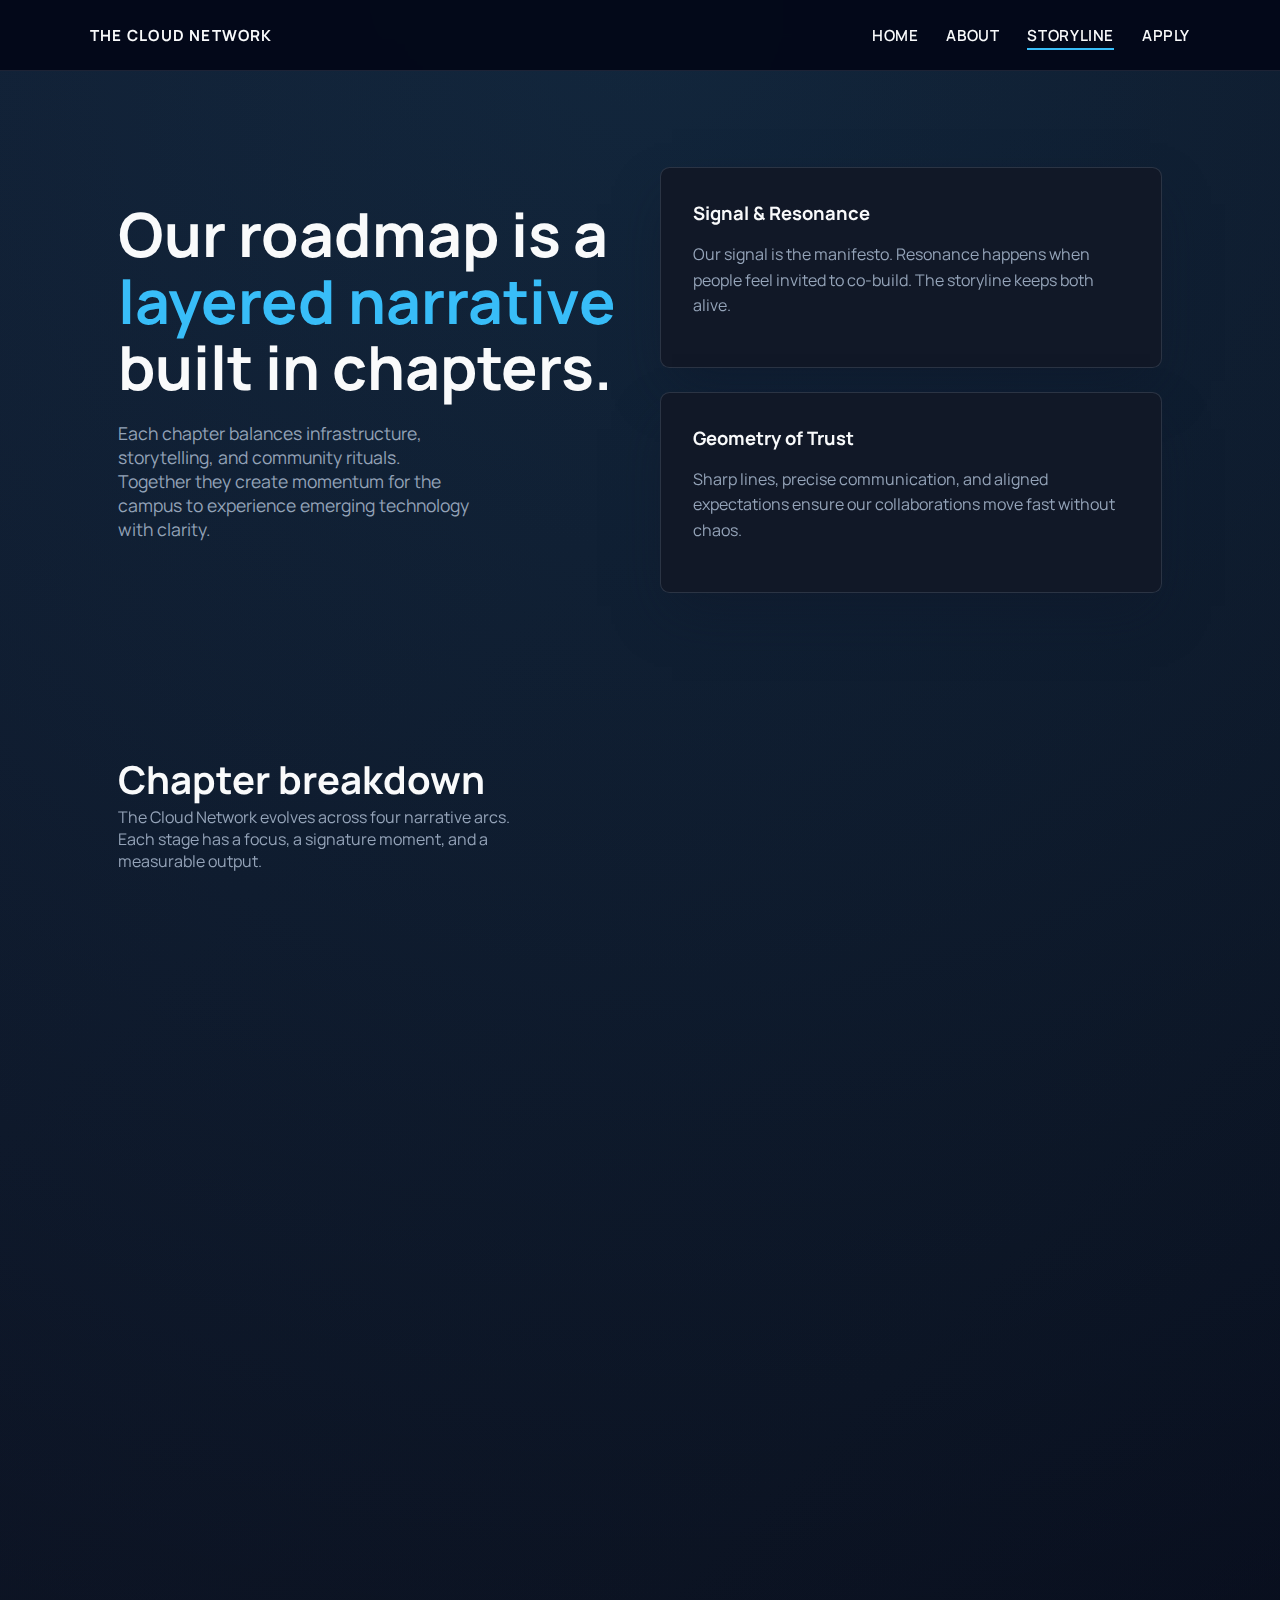
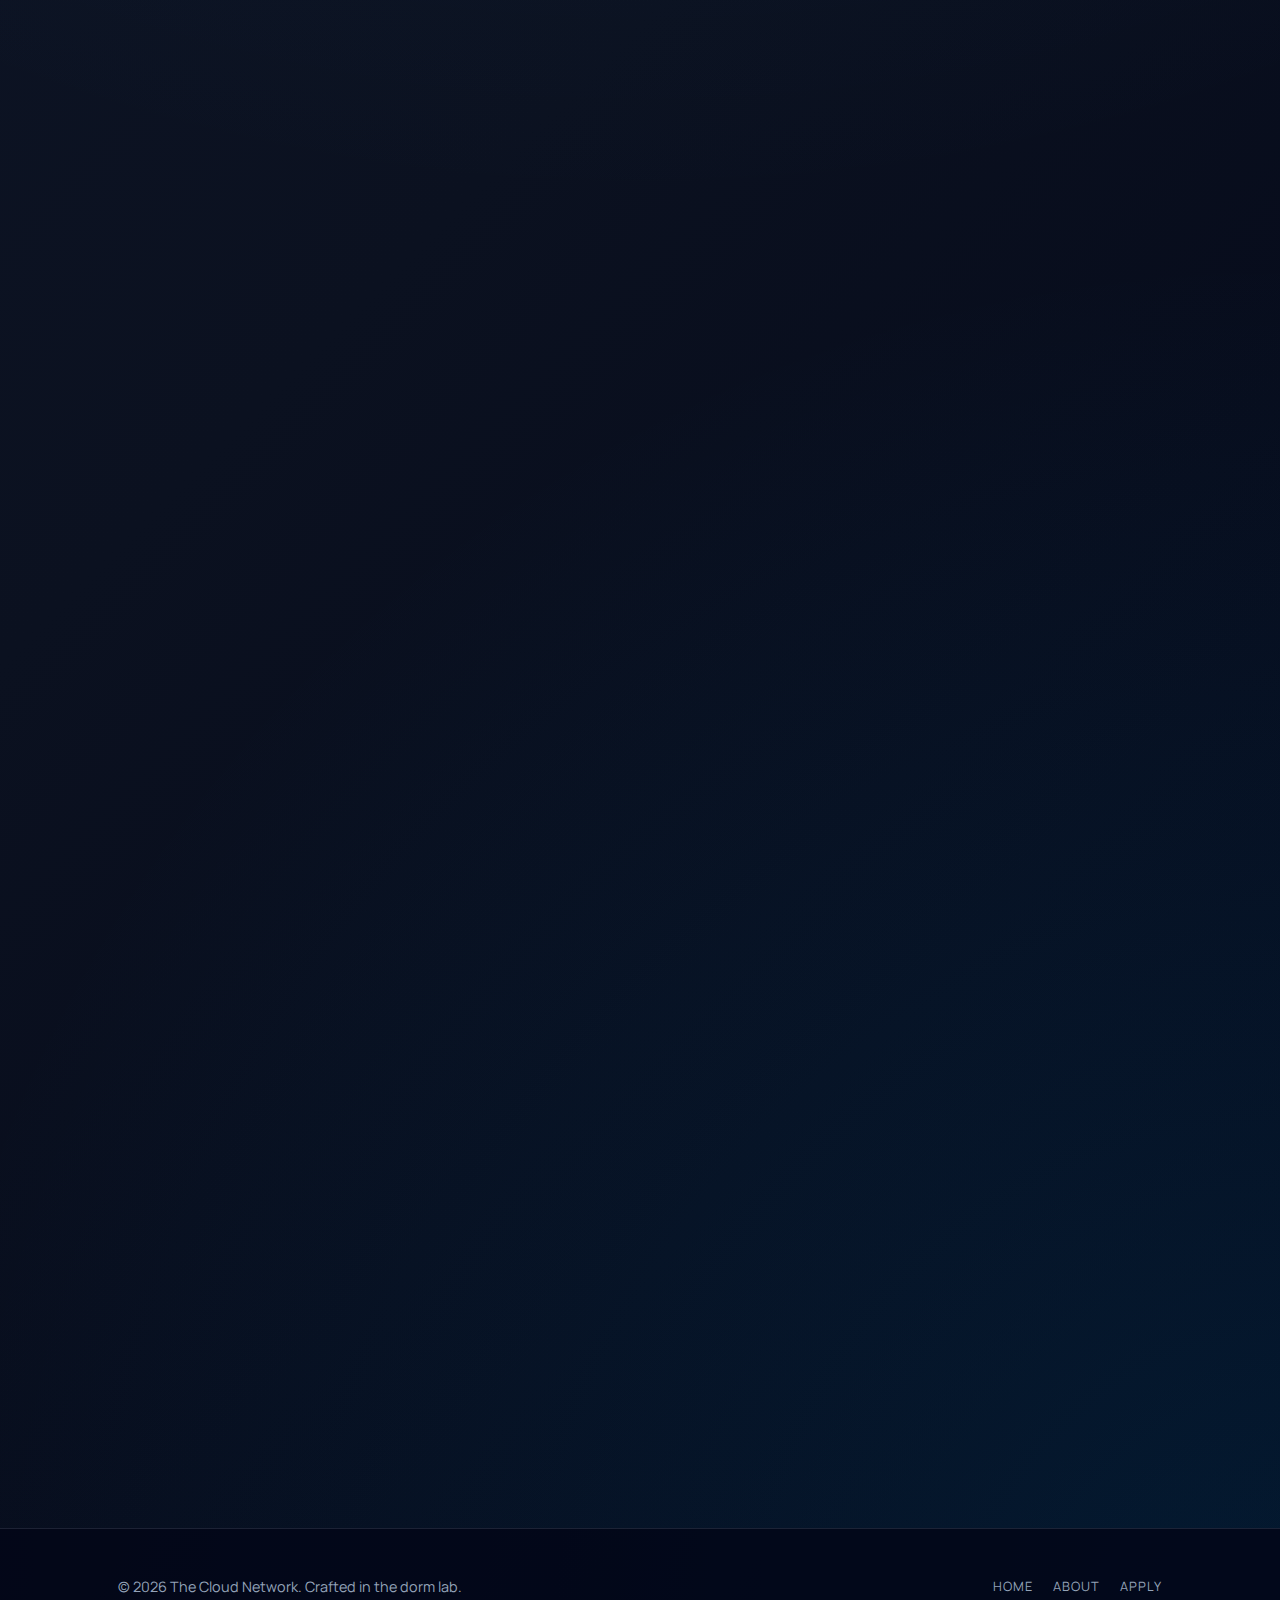
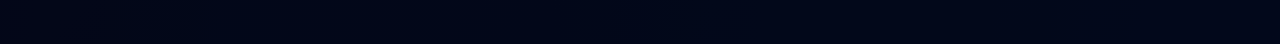
<file: storyline.html>
<!DOCTYPE html>
<html lang="en">
  <head>
    <meta charset="utf-8" />
    <meta name="viewport" content="width=device-width, initial-scale=1" />
    <title>Storyline &mdash; The Cloud Network</title>
    <meta
      name="description"
      content="Explore the storyline behind The Cloud Network, a club designing modern, geometric experiences for the connected campus."
    />
    <link rel="preconnect" href="https://fonts.googleapis.com" />
    <link rel="preconnect" href="https://fonts.gstatic.com" crossorigin />
    <link
      href="https://fonts.googleapis.com/css2?family=Manrope:wght@400;500;600;700&display=swap"
      rel="stylesheet"
    />
    <link rel="stylesheet" href="assets/css/style.css" />
  </head>
  <body>
    <header class="site-header">
      <div class="wrapper header-inner">
        <a class="brand" href="index.html">The Cloud Network</a>
        <nav class="primary-nav" aria-label="Primary navigation">
          <ul>
            <li><a href="index.html">Home</a></li>
            <li><a href="about.html">About</a></li>
            <li><a href="storyline.html">Storyline</a></li>
            <li><a href="apply.html">Apply</a></li>
          </ul>
        </nav>
      </div>
    </header>

    <main>
      <section class="hero" aria-labelledby="storyline-title">
        <div class="wrapper hero-grid">
          <div>
            <h1 id="storyline-title" class="hero-title" data-animate>
              Our roadmap is a <span class="hero-highlight">layered narrative</span> built in chapters.
            </h1>
            <p class="hero-subtitle" data-animate>
              Each chapter balances infrastructure, storytelling, and community rituals. Together they create momentum for
              the campus to experience emerging technology with clarity.
            </p>
          </div>
          <div class="layer-stack" data-animate>
            <article class="layer-card">
              <h2 class="layer-title">Signal &amp; Resonance</h2>
              <p class="layer-text">
                Our signal is the manifesto. Resonance happens when people feel invited to co-build. The storyline keeps both
                alive.
              </p>
            </article>
            <article class="layer-card">
              <h2 class="layer-title">Geometry of Trust</h2>
              <p class="layer-text">
                Sharp lines, precise communication, and aligned expectations ensure our collaborations move fast without
                chaos.
              </p>
            </article>
          </div>
        </div>
      </section>

      <section class="section" aria-labelledby="chapter-grid">
        <div class="wrapper">
          <div class="section-heading">
            <div>
              <h2 id="chapter-grid" class="section-title" data-animate>Chapter breakdown</h2>
              <p class="section-subtitle" data-animate>
                The Cloud Network evolves across four narrative arcs. Each stage has a focus, a signature moment, and a
                measurable output.
              </p>
            </div>
          </div>
          <div class="storyline-grid">
            <article class="story-card" data-step="01" data-animate>
              <h3>Draft the manifesto</h3>
              <p>Define the north star, recruit the founding crew, and publish a sharp storytelling kit.</p>
            </article>
            <article class="story-card" data-step="02" data-animate>
              <h3>Architect the playground</h3>
              <p>Stand up modular workspaces, build the first prototypes, and schedule recurring lab nights.</p>
            </article>
            <article class="story-card" data-step="03" data-animate>
              <h3>Launch the signal</h3>
              <p>Produce a campus-wide showcase featuring interactive demos, behind-the-scenes docs, and panel sessions.</p>
            </article>
            <article class="story-card" data-step="04" data-animate>
              <h3>Expand the constellation</h3>
              <p>Develop partnerships, unlock funding, and mentor satellite teams across other campuses.</p>
            </article>
          </div>
        </div>
      </section>

      <section class="section" aria-labelledby="roadmap">
        <div class="wrapper split-layout">
          <article>
            <h2 id="roadmap" class="section-title" data-animate>Roadmap highlights</h2>
            <p class="text-muted" data-animate>
              Our roadmap uses monthly milestones. Each month we ship something that can be experienced — a tool, an event,
              or a story. The timeline below keeps us accountable to momentum.
            </p>
            <div class="timeline" data-animate>
              <div class="timeline-step">
                <strong>Month 01</strong>
                Map the ecosystem, identify collaborators, and establish project briefs.
              </div>
              <div class="timeline-step">
                <strong>Month 02</strong>
                Prototype two flagship experiences and document learning in our public lab notes.
              </div>
              <div class="timeline-step">
                <strong>Month 03</strong>
                Host the first Cloud Session showcase and gather feedback from the campus community.
              </div>
              <div class="timeline-step">
                <strong>Month 04</strong>
                Expand to partner nodes, integrating their narratives into the core storyline.
              </div>
            </div>
          </article>
          <aside class="layer-card" data-animate>
            <h3 style="margin-top: 0">Artifacts we’re creating</h3>
            <ul class="text-muted" style="line-height: 1.8; padding-left: 1.25rem">
              <li>The Cloud Almanac &mdash; a living documentation hub</li>
              <li>Interactive exhibition modules for pop-up showcases</li>
              <li>Monthly broadcast with behind-the-scenes segments</li>
              <li>Member playbook with onboarding rituals</li>
            </ul>
            <a class="button" href="apply.html" style="margin-top: 2rem">Join the next chapter</a>
          </aside>
        </div>
      </section>

      <section class="section" aria-labelledby="call-to-action">
        <div class="wrapper split-layout">
          <article class="callout" data-animate>
            <h2 id="call-to-action" class="section-title" style="font-size: 1.8rem">Where you come in</h2>
            <p class="text-muted">
              The storyline is never finished. We’re looking for builders who love deliberate design, clean geometry, and
              expressive storytelling. Bring your craft and plug into the network.
            </p>
            <div style="margin-top: 2rem">
              <a class="button" href="apply.html">Apply to the network</a>
            </div>
          </article>
          <div class="offset-panel" data-animate>
            <h3 style="margin-top: 0">Signals to watch</h3>
            <p class="text-muted">
              Follow our public lab notes for a transparent view into what we’re testing, refining, and celebrating.
            </p>
            <div class="resources-grid" style="margin-top: 1.5rem">
              <article class="resource-card">
                <h4>Cloud Notes</h4>
                <p>Weekly dispatch sharing prototypes, diagrams, and learnings from the lab.</p>
              </article>
              <article class="resource-card">
                <h4>Session Recaps</h4>
                <p>Visual stories covering build sessions, residencies, and partner events.</p>
              </article>
              <article class="resource-card">
                <h4>Build Kits</h4>
                <p>Downloadable frameworks to replicate our experiments in your own community.</p>
              </article>
            </div>
          </div>
        </div>
      </section>
    </main>

    <footer class="site-footer">
      <div class="wrapper footer-inner">
        <span>&copy; <span id="year">2024</span> The Cloud Network. Crafted in the dorm lab.</span>
        <nav class="footer-nav" aria-label="Footer navigation">
          <a href="index.html">Home</a>
          <a href="about.html">About</a>
          <a href="apply.html">Apply</a>
        </nav>
      </div>
    </footer>

    <script>
      document.getElementById("year").textContent = new Date().getFullYear();
    </script>
    <script src="assets/js/main.js" defer></script>
  </body>
</html>
</file>
<file: assets/css/style.css>
/* Base Styles */
:root {
  --bg-primary: #0f172a;
  --bg-secondary: #111827;
  --accent: #38bdf8;
  --accent-soft: rgba(56, 189, 248, 0.15);
  --text-primary: #f9fafb;
  --text-muted: #94a3b8;
  --card-border: rgba(148, 163, 184, 0.2);
  --shadow-soft: 0 25px 50px -12px rgba(15, 23, 42, 0.55);
  --shadow-card: 0 20px 40px rgba(15, 23, 42, 0.45);
  --max-width: 1100px;
  --layer-offset: translate3d(0, 0, 0);
  --transition-base: all 0.35s cubic-bezier(0.25, 0.8, 0.25, 1);
}

*,
*::before,
*::after {
  box-sizing: border-box;
}

html {
  font-size: 16px;
  scroll-behavior: smooth;
}

body {
  margin: 0;
  font-family: "Manrope", "Segoe UI", Roboto, Helvetica, Arial, sans-serif;
  color: var(--text-primary);
  background: radial-gradient(circle at top, rgba(56, 189, 248, 0.1), transparent 55%),
    radial-gradient(circle at bottom right, rgba(14, 165, 233, 0.12), transparent 40%),
    linear-gradient(135deg, var(--bg-primary) 0%, #0b1120 50%, #020617 100%);
  min-height: 100vh;
}

a {
  color: inherit;
  text-decoration: none;
}

a:hover,
a:focus {
  color: var(--accent);
}

img {
  max-width: 100%;
  display: block;
}

main {
  display: block;
}

/* Layout */
.wrapper {
  max-width: var(--max-width);
  margin: 0 auto;
  padding: 0 1.75rem;
}

header.site-header {
  position: sticky;
  top: 0;
  z-index: 999;
  background: rgba(2, 6, 23, 0.92);
  backdrop-filter: blur(12px);
  border-bottom: 1px solid rgba(148, 163, 184, 0.18);
}

.header-inner {
  display: flex;
  justify-content: space-between;
  align-items: center;
  padding: 1.5rem 0;
}

.brand {
  font-weight: 700;
  letter-spacing: 0.08em;
  text-transform: uppercase;
  font-size: 0.95rem;
  color: var(--text-primary);
}

nav.primary-nav ul {
  display: flex;
  gap: 1.75rem;
  list-style: none;
  margin: 0;
  padding: 0;
}

nav.primary-nav a {
  font-size: 0.95rem;
  letter-spacing: 0.04em;
  text-transform: uppercase;
  font-weight: 600;
  position: relative;
  padding-bottom: 0.25rem;
}

nav.primary-nav a::after {
  content: "";
  position: absolute;
  left: 0;
  bottom: 0;
  height: 2px;
  width: 100%;
  background: var(--accent);
  transform: scaleX(0);
  transform-origin: right;
  transition: transform 0.3s ease;
}

nav.primary-nav a:focus::after,
nav.primary-nav a:hover::after,
nav.primary-nav a.active::after {
  transform: scaleX(1);
  transform-origin: left;
}

.hero {
  padding: 6rem 0 5rem;
  position: relative;
}

.hero-grid {
  display: grid;
  grid-template-columns: repeat(auto-fit, minmax(280px, 1fr));
  gap: 2.5rem;
  align-items: center;
}

.hero-title {
  font-size: clamp(2.75rem, 5vw, 3.8rem);
  line-height: 1.1;
  margin: 0;
  font-weight: 700;
}

.hero-highlight {
  color: var(--accent);
  display: inline-block;
}

.hero-rotator-container {
  display: block;
  text-align: left;
  margin-top: 0.2em;
}

.hero-rotator {
  --rotator-duration: 0.82s;
  --rotator-ease: cubic-bezier(0.65, 0, 0.35, 1);
  --rotator-depth: clamp(8px, calc(var(--rotator-width, 0px) / 3), 32px);
  display: inline-block;
  position: relative;
  perspective: 1100px;
  max-width: 100%;
  overflow: visible;
}

.hero-rotator__stage {
  position: relative;
  display: inline-grid;
  align-items: baseline;
  justify-items: start;
  min-width: var(--rotator-width, auto);
  min-height: var(--rotator-height, 1.2em);
  max-width: 100%;
  transform-style: preserve-3d;
  transform: translateZ(calc(var(--rotator-depth) * -1));
  will-change: transform;
}

.hero-rotator__face {
  grid-area: 1 / 1;
  display: inline-flex;
  align-items: baseline;
  justify-content: flex-start;
  line-height: inherit;
  word-break: keep-all;
  overflow-wrap: normal;
  white-space: nowrap;
  max-width: 100%;
  backface-visibility: hidden;
  -webkit-backface-visibility: hidden;
  transform-style: preserve-3d;
  -webkit-transform-style: preserve-3d;
  transform-origin: center;
  transition: transform var(--rotator-duration) var(--rotator-ease),
    opacity var(--rotator-duration) var(--rotator-ease);
  opacity: 1;
  will-change: transform, opacity;
}

.hero-rotator__face--front {
  transform: rotateY(0deg) translateZ(var(--rotator-depth));
}

.hero-rotator__face--back {
  transform: rotateY(-90deg) translateZ(var(--rotator-depth));
  opacity: 0;
}

.hero-rotator.is-animating .hero-rotator__face--front {
  transform: rotateY(90deg) translateZ(var(--rotator-depth));
  opacity: 0;
}

.hero-rotator.is-animating .hero-rotator__face--back {
  transform: rotateY(0deg) translateZ(var(--rotator-depth));
  opacity: 1;
}

/* Mobile-first responsive optimizations */
@media (max-width: 768px) {
  .hero-rotator {
    --rotator-duration: 0.6s;
    --rotator-ease: cubic-bezier(0.4, 0, 0.2, 1);
    --rotator-depth: clamp(4px, calc(var(--rotator-width, 0px) / 4), 16px);
    font-size: inherit;
  }
  
  .hero-rotator__stage {
    transform: translateZ(calc(var(--rotator-depth) * -0.75));
  }
  
  .hero-rotator__face {
    transform-origin: center center;
    font-size: inherit;
    line-height: inherit;
    /* Use 2D transforms on mobile for better performance */
    backface-visibility: hidden;
    -webkit-backface-visibility: hidden;
  }
  
  .hero-rotator__face--front {
    transform: rotateY(0deg) translateZ(calc(var(--rotator-depth) * 0.75));
  }

  .hero-rotator__face--back {
    transform: rotateY(-90deg) translateZ(calc(var(--rotator-depth) * 0.75));
  }

  .hero-rotator.is-animating .hero-rotator__face--front {
    transform: rotateY(90deg) translateZ(calc(var(--rotator-depth) * 0.75));
  }

  .hero-rotator.is-animating .hero-rotator__face--back {
    transform: rotateY(0deg) translateZ(calc(var(--rotator-depth) * 0.75));
  }
  
  /* Ensure hero title remains responsive */
  .hero-title {
    font-size: clamp(2rem, 7vw, 2.75rem);
    line-height: 1.15;
  }
}

/* Extra small screens optimization */
@media (max-width: 480px) {
  .hero-rotator {
    --rotator-duration: 0.5s;
    --rotator-depth: 4px;
    /* Fallback to 2D on very small screens for maximum performance */
    perspective: none;
  }
  
  .hero-rotator__stage {
    transform: none;
    transform-style: flat;
    -webkit-transform-style: flat;
  }
  
  .hero-rotator__face {
    transform-style: flat;
    -webkit-transform-style: flat;
  }
  
  .hero-rotator__face--front {
    transform: translateX(0);
  }

  .hero-rotator__face--back {
    transform: translateX(100%);
  }

  .hero-rotator.is-animating .hero-rotator__face--front {
    transform: translateX(-100%);
  }

  .hero-rotator.is-animating .hero-rotator__face--back {
    transform: translateX(0);
  }
  
  .hero-title {
    font-size: clamp(1.75rem, 8vw, 2.25rem);
  }
}

/* High-DPI display optimizations */
@media (-webkit-min-device-pixel-ratio: 2), (min-resolution: 192dpi) {
  .hero-rotator__face {
    /* Improve text rendering on high-DPI screens */
    -webkit-font-smoothing: antialiased;
    -moz-osx-font-smoothing: grayscale;
    text-rendering: optimizeLegibility;
  }
}

/* Performance fallback for low-end devices */
@media (max-width: 320px) {
  .hero-rotator {
    /* Completely disable 3D transforms on very small/old devices */
    perspective: none;
    --rotator-duration: 0.3s;
  }
  
  .hero-rotator__stage {
    transform: none;
    transform-style: flat;
    -webkit-transform-style: flat;
  }
  
  .hero-rotator__face {
    transform-style: flat;
    -webkit-transform-style: flat;
    transition: opacity var(--rotator-duration) ease;
  }
  
  .hero-rotator__face--front {
    transform: none;
    opacity: 1;
  }

  .hero-rotator__face--back {
    transform: none;
    opacity: 0;
  }

  .hero-rotator.is-animating .hero-rotator__face--front {
    transform: none;
    opacity: 0;
  }

  .hero-rotator.is-animating .hero-rotator__face--back {
    transform: none;
    opacity: 1;
  }
}

@media (prefers-reduced-motion: reduce) {
  .hero-rotator__stage,
  .hero-rotator__face {
    transition: none !important;
  }
}

.hero-subtitle {
  margin-top: 1.25rem;
  font-size: 1.1rem;
  color: var(--text-muted);
  max-width: 32ch;
}

.hero-actions {
  margin-top: 2.5rem;
  display: flex;
  gap: 1rem;
}

.button {
  border: 1px solid transparent;
  padding: 0.85rem 1.75rem;
  text-transform: uppercase;
  letter-spacing: 0.08em;
  font-weight: 600;
  background: linear-gradient(135deg, var(--accent) 0%, #1d4ed8 100%);
  color: #020617;
  border-radius: 0.4rem;
  transition: var(--transition-base);
  box-shadow: var(--shadow-card);
}

.button.secondary {
  background: transparent;
  border: 1px solid rgba(148, 163, 184, 0.35);
  color: var(--text-primary);
  box-shadow: none;
}

.button:hover {
  transform: translateY(-4px);
  box-shadow: 0 32px 60px -24px rgba(56, 189, 248, 0.65);
}

.button.secondary:hover {
  color: var(--accent);
  border-color: var(--accent);
}

.hero-visual {
  position: relative;
  perspective: 1200px;
}

.layer-stack {
  display: grid;
  gap: 1.5rem;
}

.layer-card {
  background: var(--bg-secondary);
  border: 1px solid var(--card-border);
  padding: 2rem;
  border-radius: 0.6rem;
  position: relative;
  overflow: hidden;
  box-shadow: var(--shadow-soft);
  transition: var(--transition-base);
  transform: translate3d(0, 0, 0);
}

.layer-card::after {
  content: "";
  position: absolute;
  inset: 0;
  background: linear-gradient(135deg, rgba(56, 189, 248, 0.08), transparent);
  opacity: 0;
  transition: opacity 0.4s ease;
}

.layer-card:hover {
  transform: translate3d(-10px, -10px, 0) rotate3d(1, 1, 0, 4deg);
}

.layer-card:hover::after {
  opacity: 1;
}

.layer-title {
  font-size: 1.15rem;
  margin: 0 0 0.75rem;
}

.layer-text {
  color: var(--text-muted);
  line-height: 1.6;
}

.section {
  padding: 5rem 0;
  position: relative;
}

.section-heading {
  margin-bottom: 3rem;
  display: grid;
  grid-template-columns: minmax(0, 1fr) auto;
  gap: 1.5rem;
  align-items: end;
}

.section-title {
  font-size: clamp(2rem, 3vw, 2.5rem);
  margin: 0;
}

.section-subtitle {
  color: var(--text-muted);
  margin: 0;
  max-width: 40ch;
}

.storyline-grid {
  display: grid;
  grid-template-columns: repeat(auto-fit, minmax(260px, 1fr));
  gap: 2rem;
  justify-items: start;
}

.story-card {
  padding: 1.75rem 1.75rem 1.85rem;
  border-radius: 0.75rem;
  border: 1px solid var(--card-border);
  background: linear-gradient(160deg, rgba(56, 189, 248, 0.06), rgba(15, 23, 42, 0.8));
  box-shadow: var(--shadow-soft);
  position: relative;
  isolation: isolate;
  display: flex;
  flex-direction: column;
  gap: 0.65rem;
  align-items: flex-start;
  width: min(100%, 320px);
}

.story-card::before {
  content: attr(data-step);
  display: block;
  font-size: 0.8rem;
  letter-spacing: 0.18em;
  text-transform: uppercase;
  color: var(--accent);
}

.story-card h3 {
  margin: 0;
  font-size: 1.3rem;
}

.story-card p {
  margin: 0;
  color: var(--text-muted);
}

.split-layout {
  display: grid;
  grid-template-columns: repeat(auto-fit, minmax(300px, 1fr));
  gap: 2.5rem;
  align-items: start;
}

.timeline {
  position: relative;
  padding-left: 2.5rem;
  border-left: 1px solid rgba(148, 163, 184, 0.25);
  display: grid;
  gap: 2rem;
}

.timeline-step {
  position: relative;
  padding: 1.5rem 1.75rem;
  border-radius: 0.65rem;
  background: rgba(15, 23, 42, 0.85);
  border: 1px solid var(--card-border);
  box-shadow: var(--shadow-card);
  transition: var(--transition-base);
}

.timeline-step::before {
  content: "";
  position: absolute;
  left: -2.5rem;
  top: 1.75rem;
  width: 1.25rem;
  height: 1px;
  background: linear-gradient(90deg, var(--accent), transparent);
}

.timeline-step strong {
  display: block;
  letter-spacing: 0.08em;
  font-size: 0.85rem;
  margin-bottom: 0.5rem;
  color: var(--accent);
  text-transform: uppercase;
}

.timeline-step:hover {
  transform: translateX(8px);
}

.form-card {
  background: rgba(15, 23, 42, 0.9);
  border-radius: 0.75rem;
  padding: 2.5rem;
  border: 1px solid var(--card-border);
  box-shadow: var(--shadow-soft);
}

.form-grid {
  display: grid;
  grid-template-columns: repeat(auto-fit, minmax(240px, 1fr));
  gap: 1.5rem;
}

label {
  display: block;
  font-size: 0.85rem;
  letter-spacing: 0.08em;
  text-transform: uppercase;
  margin-bottom: 0.5rem;
  color: var(--text-muted);
}

input,
textarea,
select {
  width: 100%;
  padding: 0.85rem 1rem;
  border-radius: 0.45rem;
  border: 1px solid rgba(148, 163, 184, 0.25);
  background: rgba(15, 23, 42, 0.7);
  color: var(--text-primary);
  font-family: inherit;
  transition: border-color 0.3s ease, box-shadow 0.3s ease;
}

input:focus,
textarea:focus,
select:focus {
  border-color: var(--accent);
  outline: none;
  box-shadow: 0 0 0 3px rgba(56, 189, 248, 0.25);
}

textarea {
  resize: vertical;
  min-height: 160px;
}

.callout {
  border-radius: 0.7rem;
  padding: 2rem;
  background: linear-gradient(135deg, rgba(56, 189, 248, 0.18), rgba(15, 23, 42, 0.88));
  border: 1px solid rgba(56, 189, 248, 0.25);
  box-shadow: var(--shadow-card);
}

.callout-centered {
  max-width: 640px;
  margin: 0 auto;
  display: flex;
  flex-direction: column;
  align-items: center;
  gap: 1.5rem;
  text-align: center;
  padding: 2.75rem 3rem;
  background: linear-gradient(145deg, rgba(56, 189, 248, 0.28), rgba(15, 23, 42, 0.92));
  border: 1px solid rgba(148, 197, 242, 0.35);
  box-shadow: 0 30px 70px rgba(8, 47, 73, 0.45);
}

.callout-centered .section-title {
  margin-bottom: 0;
  font-size: clamp(1.5rem, 2.75vw, 2.1rem);
}

.callout-actions {
  display: flex;
  justify-content: center;
}

.callout-centered p {
  margin: 0;
  color: var(--text-muted);
  max-width: 540px;
}

.callout-actions .button {
  min-width: 180px;
  text-transform: uppercase;
  letter-spacing: 0.08em;
}

.pdf-overlay {
  position: fixed;
  inset: 0;
  display: flex;
  justify-content: center;
  align-items: center;
  padding: 2rem;
  background: rgba(2, 6, 23, 0.82);
  backdrop-filter: blur(14px);
  z-index: 9999;
  opacity: 0;
  visibility: hidden;
  transition: opacity 0.4s ease, visibility 0.4s ease;
}

.pdf-overlay.is-visible {
  opacity: 1;
  visibility: visible;
}

.pdf-modal {
  max-width: min(900px, 100%);
  width: 100%;
  border-radius: 1.1rem;
  background: linear-gradient(165deg, rgba(15, 23, 42, 0.95), rgba(8, 47, 73, 0.92));
  border: 1px solid rgba(56, 189, 248, 0.35);
  box-shadow: 0 40px 80px rgba(2, 6, 23, 0.7);
  overflow: hidden;
}

.pdf-frame-wrapper {
  display: flex;
  flex-direction: column;
  gap: 0;
}

.pdf-modal-header {
  display: flex;
  align-items: center;
  justify-content: space-between;
  padding: 1.25rem 1.75rem;
  border-bottom: 1px solid rgba(56, 189, 248, 0.25);
}

.pdf-modal-header h2 {
  margin: 0;
  font-size: 1.1rem;
  letter-spacing: 0.08em;
  text-transform: uppercase;
}

.pdf-close {
  background: rgba(15, 23, 42, 0.75);
  color: var(--text-primary);
  border: 1px solid rgba(56, 189, 248, 0.4);
  border-radius: 999px;
  width: 2rem;
  height: 2rem;
  font-size: 1.2rem;
  line-height: 1;
  cursor: pointer;
  transition: var(--transition-base);
}

.pdf-close:hover,
.pdf-close:focus {
  background: rgba(56, 189, 248, 0.2);
  color: var(--accent);
}

.pdf-poster {
  padding: 1.75rem;
  background: radial-gradient(circle at top left, rgba(56, 189, 248, 0.35), transparent 55%),
    linear-gradient(145deg, rgba(15, 23, 42, 0.85), rgba(15, 23, 42, 0.95));
}

.pdf-poster iframe {
  width: 100%;
  min-height: clamp(420px, 60vh, 640px);
  border: none;
  border-radius: 0.85rem;
  box-shadow: inset 0 0 0 1px rgba(148, 197, 242, 0.4), 0 25px 45px rgba(15, 23, 42, 0.45);
  background: rgba(15, 23, 42, 0.8);
}

.pdf-overlay[hidden] {
  display: none;
}

@media (max-width: 640px) {
  .callout-centered {
    padding: 2.25rem 1.75rem;
  }

  .pdf-modal {
    border-radius: 0.85rem;
  }

  .pdf-modal-header {
    padding: 1rem 1.25rem;
  }

  .pdf-poster {
    padding: 1.25rem;
  }
}

.callout h3 {
  margin-top: 0;
  font-size: 1.4rem;
}

.callout p {
  color: var(--text-muted);
  margin-bottom: 0;
}

footer.site-footer {
  padding: 3rem 0;
  border-top: 1px solid rgba(148, 163, 184, 0.18);
  background: rgba(2, 6, 23, 0.85);
}

.footer-inner {
  display: flex;
  flex-wrap: wrap;
  justify-content: space-between;
  gap: 1.5rem;
  font-size: 0.9rem;
  color: var(--text-muted);
}

.footer-nav {
  display: flex;
  gap: 1.25rem;
}

.footer-nav a {
  text-transform: uppercase;
  letter-spacing: 0.08em;
  font-size: 0.8rem;
}

/* Animations */
[data-animate] {
  opacity: 0;
  transform: translateY(32px);
  transition: opacity 0.6s ease, transform 0.6s ease;
}

[data-animate].visible {
  opacity: 1;
  transform: translateY(0);
}

.section-divider {
  position: absolute;
  inset-inline: 0;
  height: 1px;
  background: linear-gradient(90deg, transparent, rgba(56, 189, 248, 0.25), transparent);
  opacity: 0.6;
}

.section-divider.top {
  top: 0;
}

.section-divider.bottom {
  bottom: 0;
}

/* Media Queries */
@media (max-width: 900px) {
  .header-inner {
    flex-direction: column;
    gap: 1rem;
  }

  nav.primary-nav ul {
    gap: 1.1rem;
  }

  .section-heading {
    grid-template-columns: 1fr;
  }

  .footer-inner {
    flex-direction: column;
    align-items: flex-start;
  }
}

@media (max-width: 600px) {
  .wrapper {
    padding: 0 1.1rem;
  }

  .hero {
    padding-top: 5rem;
  }

  .hero-actions {
    flex-direction: column;
  }

  .form-grid {
    grid-template-columns: 1fr;
  }

  .section {
    padding: 4rem 0;
  }
}

/* Utility */
.text-muted {
  color: var(--text-muted);
}

.grid-gap-large {
  gap: 3rem;
}

.offset-panel {
  position: relative;
  padding: 2rem;
  border-radius: 0.75rem;
  border: 1px solid var(--card-border);
  background: rgba(15, 23, 42, 0.92);
  box-shadow: var(--shadow-card);
}

.offset-panel::before {
  content: "";
  position: absolute;
  inset: 0;
  border-radius: inherit;
  border: 1px solid rgba(56, 189, 248, 0.25);
  transform: translate(18px, 18px);
  opacity: 0.35;
  pointer-events: none;
}

.metrics-grid {
  display: grid;
  grid-template-columns: repeat(auto-fit, minmax(180px, 1fr));
  gap: 1.5rem;
}

.metric-card {
  position: relative;
  border-radius: 0.85rem;
  background: rgba(15, 23, 42, 0.88);
  border: 1px solid rgba(148, 163, 184, 0.2);
  padding: 1.5rem;
  box-shadow: var(--shadow-soft);
  display: grid;
  gap: 0.6rem;
  min-height: 200px;
}

.metric-card strong {
  font-size: 1.58rem;
  font-weight: 700;
  color: var(--accent);
  line-height: 1.25;
  margin: 0;
}

.metric-card span {
  font-size: 0.95rem;
  color: var(--text-muted);
}

.cadence-card {
  --card-radius: 0.95rem;
  --flip-duration: 0.32s;
  --flip-easing: cubic-bezier(0.55, 0, 0.55, 0.2);
  --layer-shift-x: 0px;
  --layer-shift-y: 0px;
  --cadence-tracer-duration: 2.75s;
  isolation: isolate;
  display: block;
  padding: 0;
  background: transparent;
  border: none;
  box-shadow: 0 24px 48px rgba(6, 12, 24, 0.45);
  perspective: 1600px;
  min-height: 200px;
  cursor: pointer;
  outline: none;
  touch-action: manipulation;
  opacity: 0;
  transform: translateY(28px);
  position: relative;
  overflow: hidden;
  transition:
    opacity 0.65s cubic-bezier(0.33, 1, 0.68, 1) var(--card-reveal-delay, 0ms),
    transform 0.65s cubic-bezier(0.33, 1, 0.68, 1) var(--card-reveal-delay, 0ms),
    box-shadow 0.45s cubic-bezier(0.33, 1, 0.68, 1),
    filter 0.45s cubic-bezier(0.33, 1, 0.68, 1);
}

.callout.visible .cadence-card {
  opacity: 1;
  transform: translateY(0);
}

.cadence-card:focus-visible {
  outline: none;
  box-shadow: 0 0 0 2px rgba(56, 189, 248, 0.45), 0 28px 58px rgba(10, 20, 40, 0.55);
}

.cadence-card::after {
  content: "";
  position: absolute;
  inset: 6%;
  border-radius: calc(var(--card-radius) - 0.25rem);
  background: radial-gradient(circle at 50% 50%, rgba(56, 189, 248, 0.16), rgba(56, 189, 248, 0));
  opacity: 0;
  transition: opacity 0.45s ease;
  filter: blur(8px);
  pointer-events: none;
  z-index: 1;
}

.cadence-tracer {
  position: absolute;
  inset: 0;
  border-radius: calc(var(--card-radius) + 1.5px);
  pointer-events: none;
  opacity: 0;
  transition: opacity 0.35s ease;
  mix-blend-mode: screen;
  z-index: 3;
}

.cadence-tracer::before,
.cadence-tracer::after {
  content: "";
  position: absolute;
  width: 14px;
  height: 14px;
  offset-path: path(
    "M 6% 6% H 94% A 6% 6% 0 0 1 100% 12% V 88% A 6% 6% 0 0 1 94% 94% H 6% A 6% 6% 0 0 1 0% 88% V 12% A 6% 6% 0 0 1 6% 6% Z"
  );
  offset-distance: 0%;
  offset-rotate: auto;
  animation: cadenceTracerOrbit var(--cadence-tracer-duration) linear infinite;
  transform: translate(-50%, -50%);
  opacity: 0;
}

.cadence-tracer::before {
  border-radius: 50%;
  background: radial-gradient(circle, rgba(224, 247, 255, 0.95) 0%, rgba(148, 233, 255, 0.8) 55%, rgba(56, 189, 248, 0.2) 75%, transparent 100%);
  box-shadow: 0 0 18px rgba(148, 233, 255, 0.75), 0 0 38px rgba(56, 189, 248, 0.4);
  transition: opacity 0.16s ease;
}

.cadence-tracer::after {
  width: 46px;
  height: 14px;
  border-radius: 999px;
  background: linear-gradient(90deg, rgba(56, 189, 248, 0) 0%, rgba(148, 233, 255, 0.35) 40%, rgba(224, 247, 255, 0.9) 100%);
  filter: blur(7px);
  transform: translate(-92%, -50%);
  transition: opacity 0.25s ease;
}

@supports not (offset-path: path("M 0 0")) {
  .cadence-tracer {
    display: none;
  }
}

.cadence-card .card-inner {
  position: relative;
  width: 100%;
  height: 100%;
  transform-style: preserve-3d;
  transition: transform var(--flip-duration, 0.32s) var(--flip-easing, cubic-bezier(0.55, 0, 0.55, 0.2));
  z-index: 2;
}

.cadence-card .card-inner::after {
  content: "";
  position: absolute;
  inset: 9%;
  border-radius: calc(var(--card-radius) - 0.45rem);
  background: radial-gradient(circle at 50% 35%, rgba(56, 189, 248, 0.18), transparent 70%);
  opacity: 0;
  transition: opacity 0.5s cubic-bezier(0.33, 1, 0.68, 1);
  pointer-events: none;
  z-index: 1;
}

.cadence-card .card-face {
  position: absolute;
  inset: 0;
  border-radius: var(--card-radius);
  border: 1px solid rgba(148, 163, 184, 0.24);
  backface-visibility: hidden;
  display: grid;
  align-content: center;
  justify-items: start;
  padding: 1.55rem;
  box-shadow: 0 20px 48px rgba(6, 12, 24, 0.45);
  text-align: left;
  z-index: 2;
}

.cadence-card .card-front {
  transform: rotateY(0deg);
  background: linear-gradient(150deg, rgba(21, 30, 52, 0.96) 0%, rgba(12, 19, 36, 0.92) 100%);
}

.cadence-card .card-back {
  transform: rotateY(180deg);
  background: linear-gradient(180deg, rgba(14, 22, 42, 0.94) 0%, rgba(9, 13, 26, 0.9) 100%);
  text-align: left;
}

.cadence-card .card-back::after {
  content: "";
  position: absolute;
  inset: 0;
  border-radius: inherit;
  background:
    linear-gradient(180deg, rgba(255, 255, 255, 0.03), rgba(148, 163, 184, 0.04)),
    repeating-linear-gradient(0deg, rgba(148, 163, 184, 0.05) 0, rgba(148, 163, 184, 0.05) 1px, transparent 1px, transparent 2px);
  opacity: 0.15;
  mix-blend-mode: screen;
  pointer-events: none;
  z-index: 1;
}

.cadence-card .card-surface {
  position: relative;
  display: grid;
  gap: 0.75rem;
  transform: translate3d(var(--layer-shift-x, 0px), calc(var(--layer-shift-y, 0px) + var(--card-depth, 0px)), 0);
  transition: transform 0.55s cubic-bezier(0.33, 1, 0.68, 1), opacity 0.45s ease;
  z-index: 2;
}

.cadence-card .card-front .card-surface {
  --card-depth: 0px;
  opacity: 1;
}

.cadence-card .card-back .card-surface {
  --card-depth: 2px;
  opacity: 0;
}

.cadence-card.is-flipped .card-back .card-surface {
  --card-depth: 0px;
  opacity: 1;
}

.cadence-card.is-flipped .card-front .card-surface {
  opacity: 0;
}

.cadence-card strong {
  color: #e0f2ff;
  letter-spacing: 0.01em;
  text-shadow: 0 0 12px rgba(56, 189, 248, 0.4);
}

.cadence-card .card-week {
  margin: 0;
  font-size: 0.78rem;
  letter-spacing: 0.2em;
  text-transform: uppercase;
  color: rgba(148, 163, 184, 0.78);
}

.cadence-card .card-back-tag {
  margin: 0;
  font-size: 0.72rem;
  letter-spacing: 0.22em;
  text-transform: uppercase;
  color: rgba(148, 197, 255, 0.95);
}

.orientation-tag {
  display: inline-flex;
  align-items: center;
  gap: 0.45rem;
}

.orientation-icon {
  display: inline-flex;
  align-items: center;
  justify-content: center;
  width: 1rem;
  height: 1rem;
  opacity: 0;
  transform: translateY(-2px) scale(0.6) rotate(-6deg);
  color: rgba(195, 239, 255, 0.95);
  filter: drop-shadow(0 0 6px rgba(56, 189, 248, 0.55));
}

.orientation-icon::before {
  content: "🎬";
  font-size: 0.85rem;
}

.orientation-icon.is-playing {
  animation: clapboardTick 0.55s ease-out forwards;
}

.cadence-card .card-back-text {
  margin: 0;
  font-size: 0.9rem;
  line-height: 1.5;
  color: var(--text-muted);
}

.cadence-card .card-back-lead {
  font-size: 0.94rem;
  color: #f1f5f9;
}

.cadence-card .card-back-text + .card-back-text {
  margin-top: 0.35rem;
}

.cadence-card.is-engaged {
  box-shadow: 0 32px 72px rgba(10, 20, 40, 0.6);
  filter: brightness(1.02);
}

.cadence-card.is-engaged::after,
.cadence-card.is-engaged .card-inner::after {
  opacity: 1;
}

.cadence-card.is-engaged .cadence-tracer {
  opacity: 1;
}

.cadence-card.is-engaged .cadence-tracer::before,
.cadence-card.is-engaged .cadence-tracer::after {
  opacity: 1;
}

.cadence-card.is-flipped .card-inner {
  transform: rotateY(180deg);
}

@media (hover: hover) {
  .cadence-card:hover .card-inner,
  .cadence-card:focus-visible .card-inner {
    transform: rotateY(180deg);
  }
}

.cadence-card:focus-visible .card-face {
  border-color: rgba(56, 189, 248, 0.6);
}

@keyframes cadenceTracerOrbit {
  0% {
    offset-distance: 0%;
  }
  100% {
    offset-distance: 100%;
  }
}

@keyframes clapboardTick {
  0% {
    opacity: 0;
    transform: translateY(-2px) scale(0.6) rotate(-8deg);
  }
  45% {
    opacity: 1;
    transform: translateY(0) scale(0.98) rotate(0deg);
  }
  70% {
    opacity: 1;
    transform: translateY(-1px) scale(0.92) rotate(5deg);
  }
  100% {
    opacity: 0;
    transform: translateY(-4px) scale(0.65) rotate(-10deg);
  }
}

@media (prefers-reduced-motion: reduce) {
  .cadence-card {
    transition: none;
    opacity: 1;
    transform: none;
    filter: none;
  }

  .cadence-card::after,
  .cadence-card .card-inner::after {
    animation: none;
    opacity: 0;
  }

  .cadence-card.is-engaged::after,
  .cadence-card.is-engaged .card-inner::after {
    opacity: 0;
  }

  .cadence-tracer,
  .cadence-tracer::before,
  .cadence-tracer::after {
    animation: none !important;
    opacity: 0 !important;
  }

  .cadence-card .card-inner {
    transform: none !important;
    transition: none;
  }

  .cadence-card .card-face {
    position: relative;
    transform: none !important;
    backface-visibility: visible;
    display: grid;
  }

  .cadence-card .card-back {
    display: none;
  }

  .cadence-card.is-flipped .card-front {
    display: none;
  }

  .cadence-card.is-flipped .card-back {
    display: grid;
  }

  .cadence-card .card-surface {
    transform: none !important;
    opacity: 1 !important;
  }

  .orientation-icon.is-playing {
    animation: none;
  }

  .cadence-card.is-flipped .orientation-icon {
    opacity: 1;
    transform: none;
  }
}
.officer-details {
  margin-top: 3rem;
  padding-top: 2.5rem;
  border-top: 1px solid rgba(148, 163, 184, 0.25);
  display: grid;
  gap: 1.5rem;
}

.officer-heading {
  margin: 0;
  font-size: 0.95rem;
  letter-spacing: 0.14em;
  text-transform: uppercase;
  color: var(--text-muted);
}

.officer-list {
  display: grid;
  grid-template-columns: repeat(auto-fit, minmax(200px, 1fr));
  gap: 1.75rem;
  margin: 0;
  padding: 0;
  justify-items: center;
}

.officer-list-item {
  display: grid;
  gap: 0.35rem;
  text-align: center;
}

.officer-list-item dt {
  font-size: 0.8rem;
  letter-spacing: 0.16em;
  text-transform: uppercase;
  color: var(--text-muted);
  margin: 0;
}

.officer-list-item dd {
  margin: 0;
  font-size: 1.35rem;
  font-weight: 600;
  color: var(--text-primary);
}

@media (min-width: 720px) {
  .officer-list {
    grid-template-columns: repeat(3, minmax(0, 1fr));
  }
}

.resources-grid {
  display: grid;
  grid-template-columns: repeat(auto-fit, minmax(260px, 1fr));
  gap: 1.75rem;
}

.resource-card {
  padding: 1.75rem;
  border-radius: 0.6rem;
  border: 1px solid var(--card-border);
  background: rgba(15, 23, 42, 0.85);
  box-shadow: var(--shadow-card);
  position: relative;
  overflow: hidden;
}

.resource-card::after {
  content: "";
  position: absolute;
  inset: 0;
  background: linear-gradient(120deg, rgba(56, 189, 248, 0.15), transparent);
  opacity: 0;
  transition: opacity 0.3s ease;
}

.resource-card:hover::after {
  opacity: 1;
}

.resource-card h4 {
  margin-top: 0;
  margin-bottom: 0.75rem;
}

.resource-card p {
  margin: 0;
  color: var(--text-muted);
}

.team-section {
  position: relative;
}

.team-group + .team-group {
  margin-top: 3rem;
}

.team-group-title {
  margin: 0 0 1.5rem;
  font-size: 0.85rem;
  letter-spacing: 0.18em;
  text-transform: uppercase;
  color: var(--text-muted);
}

.team-grid {
  display: grid;
  gap: 1.5rem;
  align-items: stretch;
}

.team-grid-leadership {
  grid-template-columns: repeat(auto-fit, minmax(220px, 1fr));
}

@media (min-width: 960px) {
  .team-grid-leadership {
    grid-template-columns: repeat(3, minmax(0, 1fr));
  }
}

.team-grid-members {
  grid-template-columns: repeat(auto-fit, minmax(180px, 1fr));
}

.team-card {
  background: rgba(15, 23, 42, 0.88);
  border: 1px solid var(--card-border);
  border-radius: 0.75rem;
  overflow: hidden;
  box-shadow: var(--shadow-soft);
  display: flex;
  flex-direction: column;
  position: relative;
  transition: var(--transition-base);
  outline: none;
}

.team-card::after {
  content: "";
  position: absolute;
  inset: 0;
  pointer-events: none;
  background: linear-gradient(150deg, rgba(56, 189, 248, 0.12), transparent 55%);
  opacity: 0;
  transition: opacity 0.35s ease;
  z-index: 1;
}

.team-card-leader {
  display: block;
  padding: 0;
}

.team-card-leader .team-image {
  position: relative;
}

.team-card-info {
  position: relative;
  padding: 1.5rem 1.5rem 1.6rem;
  display: flex;
  flex-direction: column;
  justify-content: flex-start;
  gap: 0.45rem;
  z-index: 3;
  background: var(--bg-secondary);
  border-top: 1px solid var(--card-border);
  isolation: isolate;
  transform: translateY(0);
  transition: transform 0.45s cubic-bezier(0.25, 0.8, 0.25, 1);
}

.team-card-leader .team-card-info::before {
  content: "";
  position: absolute;
  inset: 0;
  z-index: -1;
  /* Premium continuous fade that keeps officer details anchored within a high-contrast zone. */
  background: linear-gradient(
    to top,
    rgba(2, 6, 23, 0.92) 0%,
    rgba(2, 6, 23, 0.86) 18%,
    rgba(2, 6, 23, 0.72) 36%,
    rgba(2, 6, 23, 0.52) 54%,
    rgba(2, 6, 23, 0.28) 72%,
    rgba(2, 6, 23, 0.12) 86%,
    rgba(2, 6, 23, 0) 100%
  );
  opacity: 0.98;
  transition: opacity 0.45s cubic-bezier(0.25, 0.8, 0.25, 1);
}

.team-card-leader .team-role,
.team-card-leader .team-name {
  text-align: left;
}

.team-card-leader .team-name {
  font-size: 1.2rem;
}

.team-card:focus-visible {
  outline: 2px solid rgba(56, 189, 248, 0.65);
  outline-offset: 4px;
}

.team-card:is(:hover, :focus-visible) {
  transform: translateY(-6px);
  box-shadow: 0 30px 60px -35px rgba(56, 189, 248, 0.75);
}

.team-card:is(:hover, :focus-visible)::after {
  opacity: 1;
}

.team-card-leader {
  --leader-lift: -10px;
  --leader-scale: 1.015;
  --leader-shadow: 0 34px 70px -34px rgba(56, 189, 248, 0.82);
  transition: transform 0.45s cubic-bezier(0.25, 0.8, 0.25, 1),
    box-shadow 0.45s cubic-bezier(0.25, 0.8, 0.25, 1);
}

.team-card-leader .team-image,
.team-card-leader .team-card-info,
.team-card-leader .team-image img {
  transition: transform 0.45s cubic-bezier(0.25, 0.8, 0.25, 1);
}

.team-card-leader .team-role,
.team-card-leader .team-name {
  transition: transform 0.45s cubic-bezier(0.25, 0.8, 0.25, 1);
}

.team-card-leader:is(:hover, :focus-visible) {
  transform: translateY(var(--leader-lift)) scale(var(--leader-scale));
  box-shadow: var(--leader-shadow);
}

.team-card-leader:is(:hover, :focus-visible)::after {
  opacity: 1;
}

.team-card-leader:is(:hover, :focus-visible) .team-card-info {
  transform: translateY(-4px);
}

.team-card-leader:is(:hover, :focus-visible) .team-card-info::before {
  opacity: 1;
}

.team-card-leader:is(:hover, :focus-visible) .team-image img {
  transform: translateY(-6px) scale(1.05);
}

.team-card-leader:is(:hover, :focus-visible) .team-role,
.team-card-leader:is(:hover, :focus-visible) .team-name {
  transform: translateY(-2px);
}

.team-grid-leadership .team-card-leader:first-child {
  --leader-lift: -11px;
  --leader-scale: 1.02;
  --leader-shadow: 0 38px 78px -34px rgba(56, 189, 248, 0.86);
}

.team-image {
  position: relative;
  aspect-ratio: 4 / 5;
  overflow: hidden;
  background: radial-gradient(circle at top, rgba(56, 189, 248, 0.25), transparent 65%);
}

.team-image::after {
  content: "";
  position: absolute;
  inset: 0;
  pointer-events: none;
  z-index: 1;
  background: linear-gradient(
    to top,
    rgba(2, 6, 23, 0.4) 0%,
    rgba(2, 6, 23, 0.34) 10%,
    rgba(2, 6, 23, 0.22) 22%,
    rgba(2, 6, 23, 0.12) 32%,
    rgba(2, 6, 23, 0.04) 38%,
    rgba(2, 6, 23, 0) 42%
  );
  mask-image: linear-gradient(
    to top,
    rgba(0, 0, 0, 1) 0%,
    rgba(0, 0, 0, 0.95) 6%,
    rgba(0, 0, 0, 0.78) 16%,
    rgba(0, 0, 0, 0.52) 26%,
    rgba(0, 0, 0, 0.24) 34%,
    rgba(0, 0, 0, 0.08) 38%,
    rgba(0, 0, 0, 0) 42%
  );
  -webkit-mask-image: linear-gradient(
    to top,
    rgba(0, 0, 0, 1) 0%,
    rgba(0, 0, 0, 0.95) 6%,
    rgba(0, 0, 0, 0.78) 16%,
    rgba(0, 0, 0, 0.52) 26%,
    rgba(0, 0, 0, 0.24) 34%,
    rgba(0, 0, 0, 0.08) 38%,
    rgba(0, 0, 0, 0) 42%
  );
  mask-repeat: no-repeat;
  -webkit-mask-repeat: no-repeat;
}

@media (max-width: 720px) {
  .team-image::after {
    mask-image: linear-gradient(
      to top,
      rgba(0, 0, 0, 1) 0%,
      rgba(0, 0, 0, 0.92) 6%,
      rgba(0, 0, 0, 0.7) 14%,
      rgba(0, 0, 0, 0.42) 22%,
      rgba(0, 0, 0, 0.18) 30%,
      rgba(0, 0, 0, 0.06) 34%,
      rgba(0, 0, 0, 0) 36%
    );
    -webkit-mask-image: linear-gradient(
      to top,
      rgba(0, 0, 0, 1) 0%,
      rgba(0, 0, 0, 0.92) 6%,
      rgba(0, 0, 0, 0.7) 14%,
      rgba(0, 0, 0, 0.42) 22%,
      rgba(0, 0, 0, 0.18) 30%,
      rgba(0, 0, 0, 0.06) 34%,
      rgba(0, 0, 0, 0) 36%
    );
  }
}

@media (max-width: 520px) {
  .team-image::after {
    mask-image: linear-gradient(
      to top,
      rgba(0, 0, 0, 1) 0%,
      rgba(0, 0, 0, 0.9) 6%,
      rgba(0, 0, 0, 0.64) 12%,
      rgba(0, 0, 0, 0.36) 20%,
      rgba(0, 0, 0, 0.14) 26%,
      rgba(0, 0, 0, 0.05) 30%,
      rgba(0, 0, 0, 0) 32%
    );
    -webkit-mask-image: linear-gradient(
      to top,
      rgba(0, 0, 0, 1) 0%,
      rgba(0, 0, 0, 0.9) 6%,
      rgba(0, 0, 0, 0.64) 12%,
      rgba(0, 0, 0, 0.36) 20%,
      rgba(0, 0, 0, 0.14) 26%,
      rgba(0, 0, 0, 0.05) 30%,
      rgba(0, 0, 0, 0) 32%
    );
  }
}

@supports not ((backdrop-filter: blur(0)) or (-webkit-backdrop-filter: blur(0))) {
  .team-image::after {
    background: linear-gradient(
      to top,
      rgba(2, 6, 23, 0.46) 0%,
      rgba(2, 6, 23, 0.34) 14%,
      rgba(2, 6, 23, 0.18) 26%,
      rgba(2, 6, 23, 0.08) 34%,
      rgba(2, 6, 23, 0) 40%
    );
  }

  @media (max-width: 520px) {
    .team-image::after {
      background: linear-gradient(
        to top,
        rgba(2, 6, 23, 0.42) 0%,
        rgba(2, 6, 23, 0.3) 12%,
        rgba(2, 6, 23, 0.16) 22%,
        rgba(2, 6, 23, 0.06) 30%,
        rgba(2, 6, 23, 0) 32%
      );
    }
  }
}

.team-image img {
  width: 100%;
  height: 100%;
  object-fit: cover;
  display: block;
}

.team-card-body {
  padding: 1.5rem;
  text-align: center;
  display: flex;
  flex-direction: column;
  gap: 0.35rem;
}

.team-card-body p {
  margin: 0;
}

.team-role {
  font-size: 0.78rem;
  letter-spacing: 0.15em;
  text-transform: uppercase;
  color: var(--accent);
}

.team-name {
  font-size: 1.1rem;
  font-weight: 600;
}

@media (prefers-reduced-motion: reduce) {
  *,
  *::before,
  *::after {
    animation-duration: 0.01ms !important;
    animation-iteration-count: 1 !important;
    transition-duration: 0.01ms !important;
    scroll-behavior: auto !important;
  }
}
</file>
